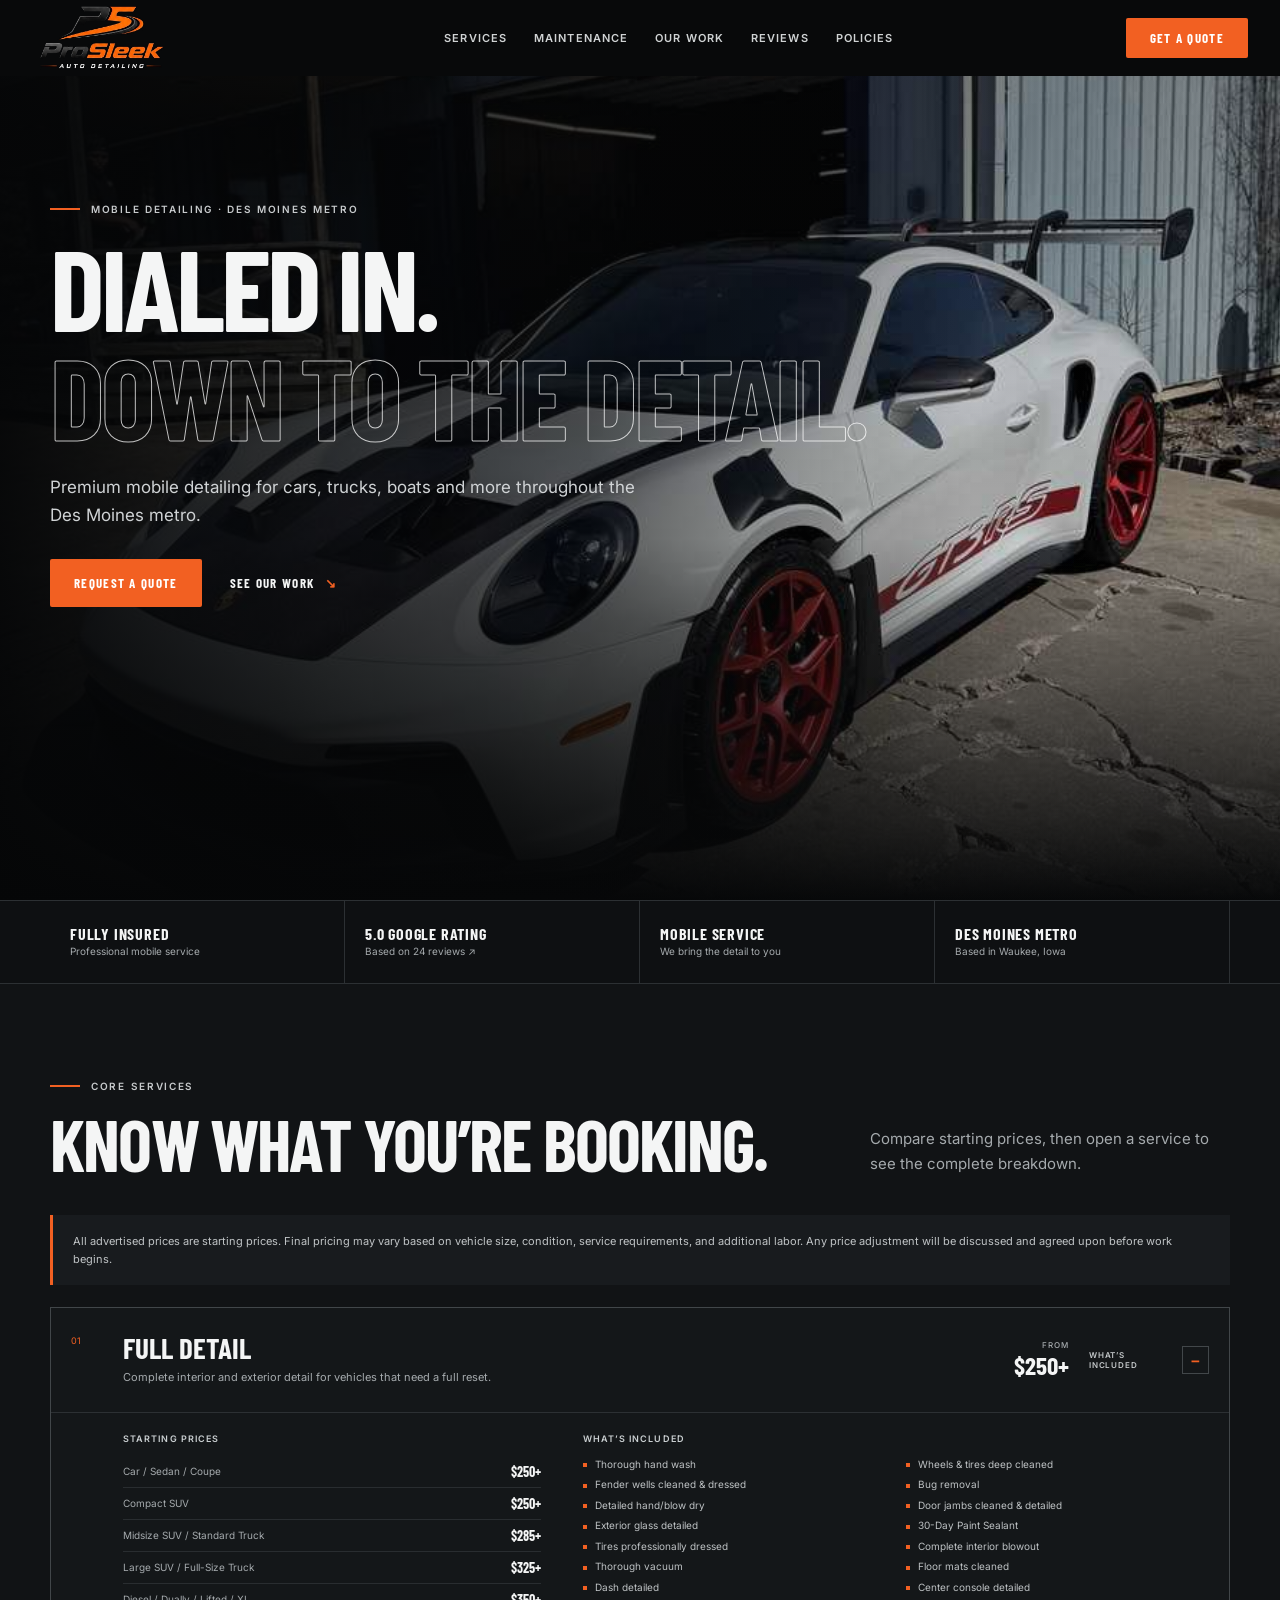
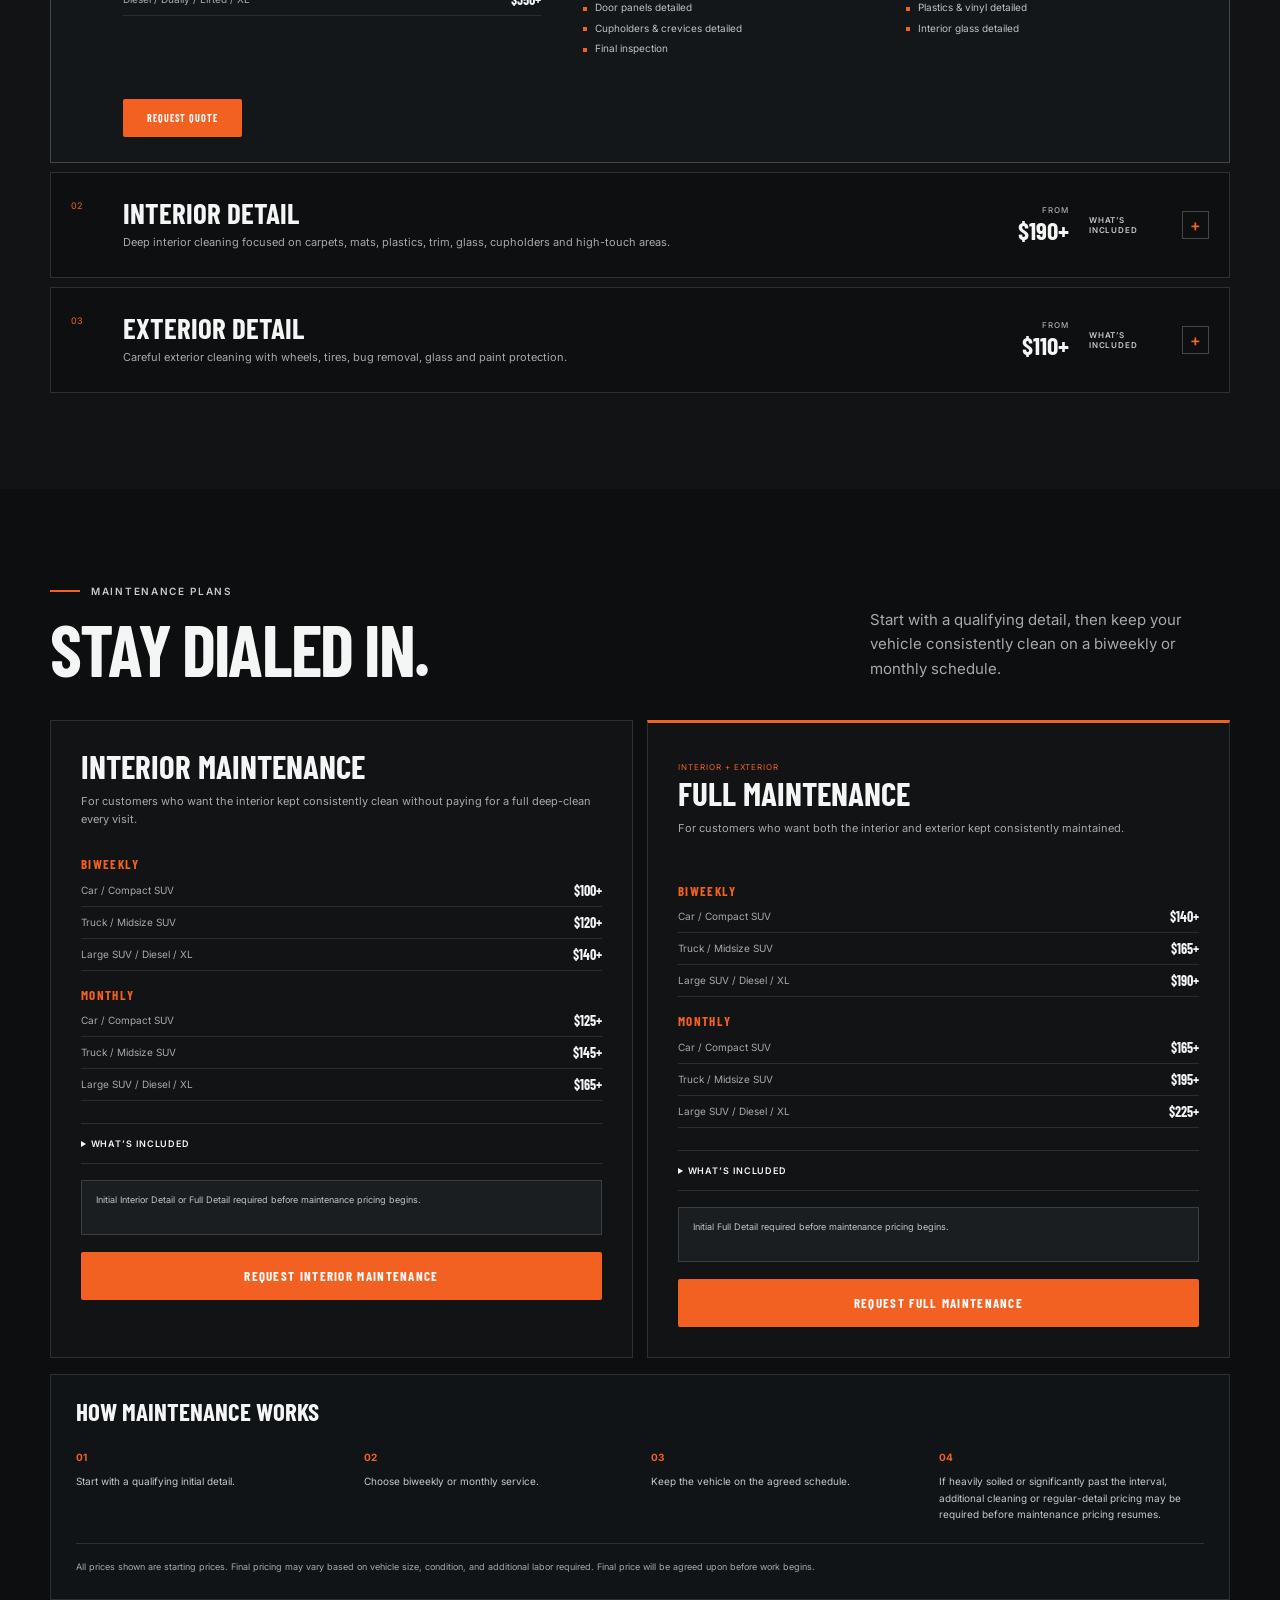
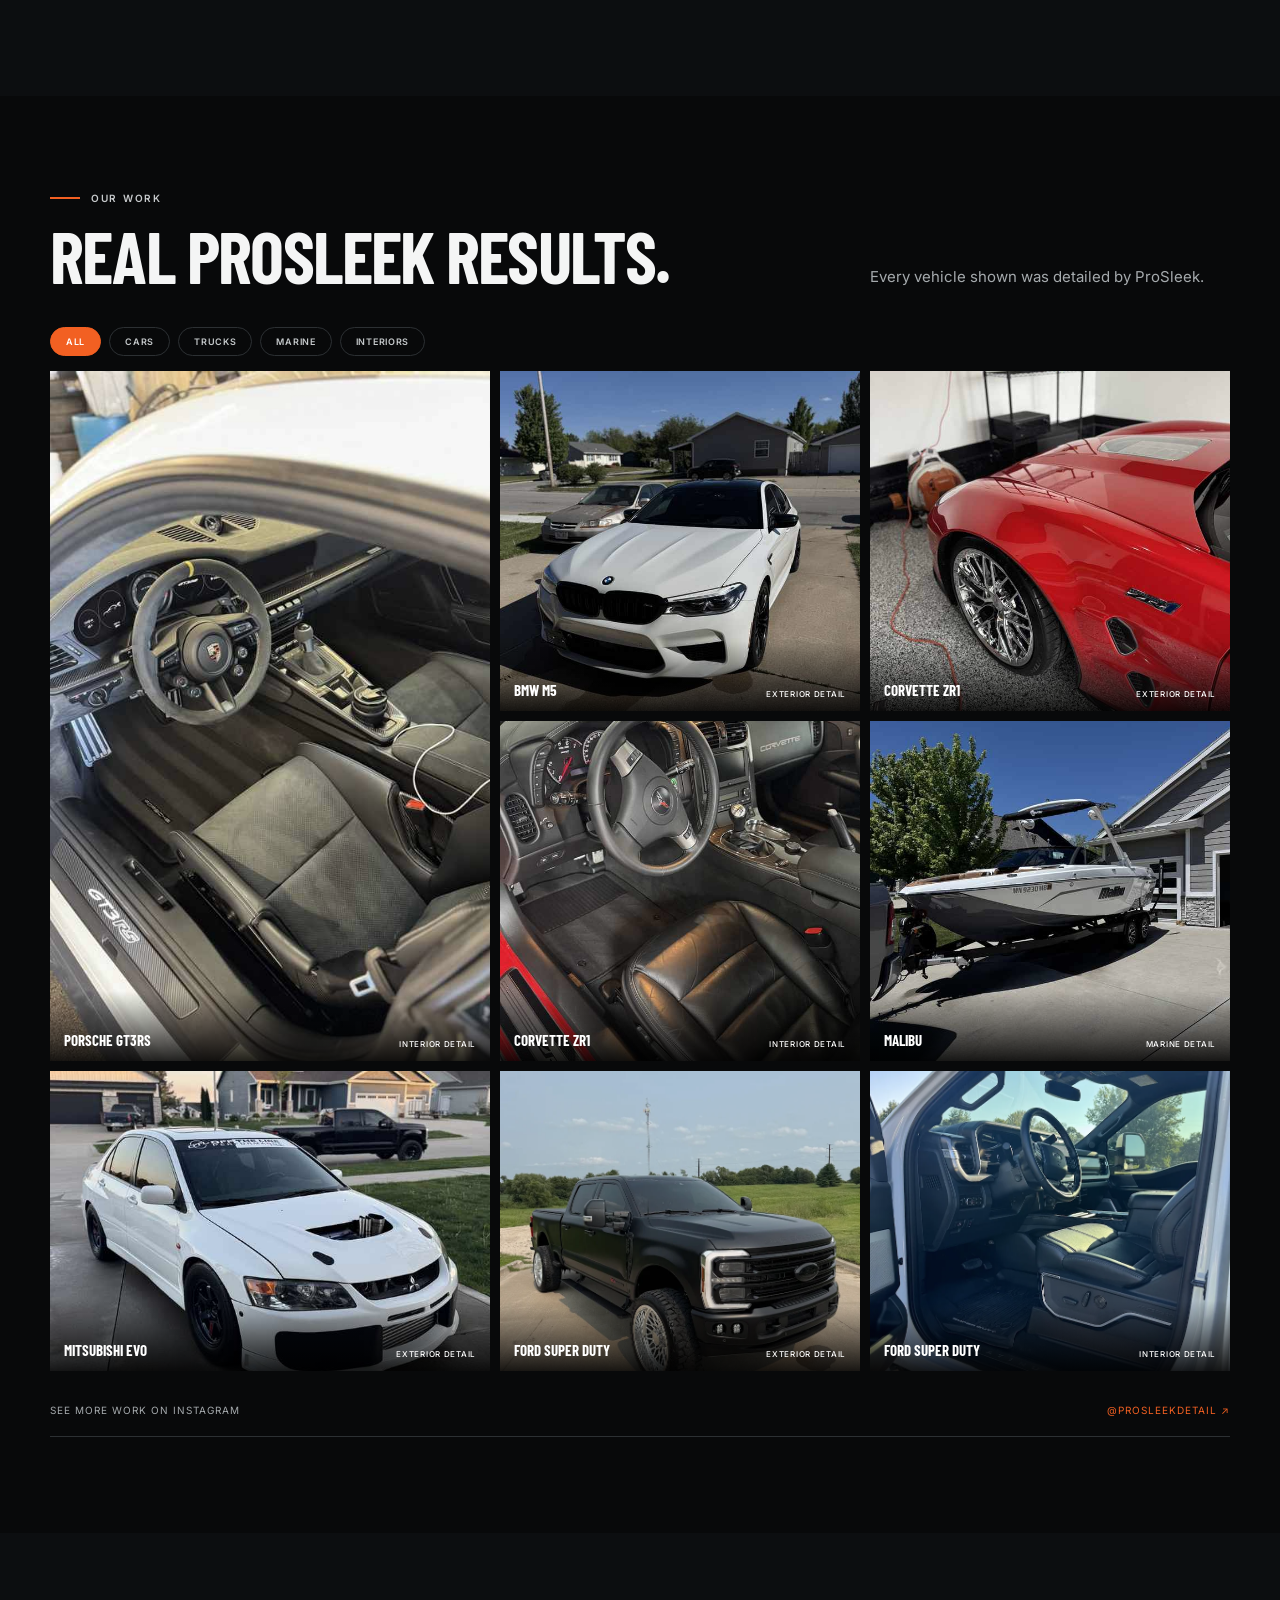
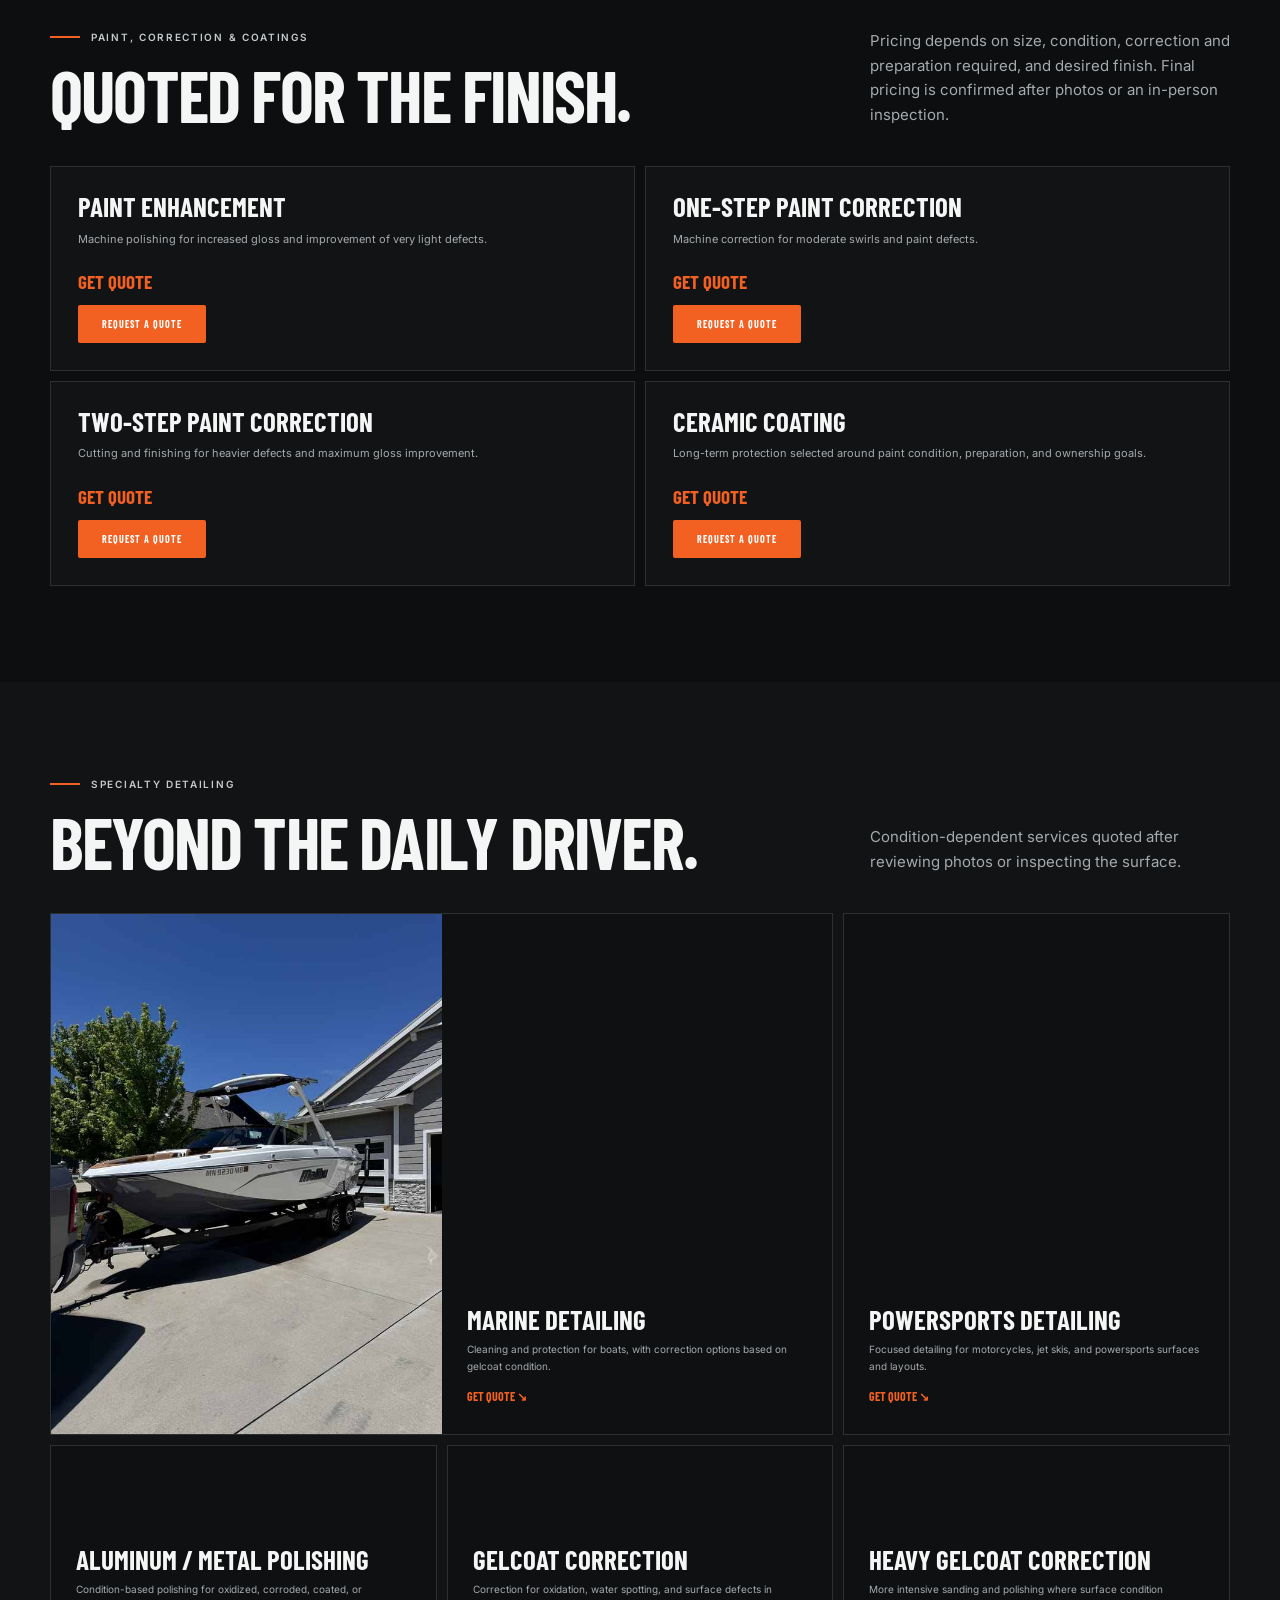
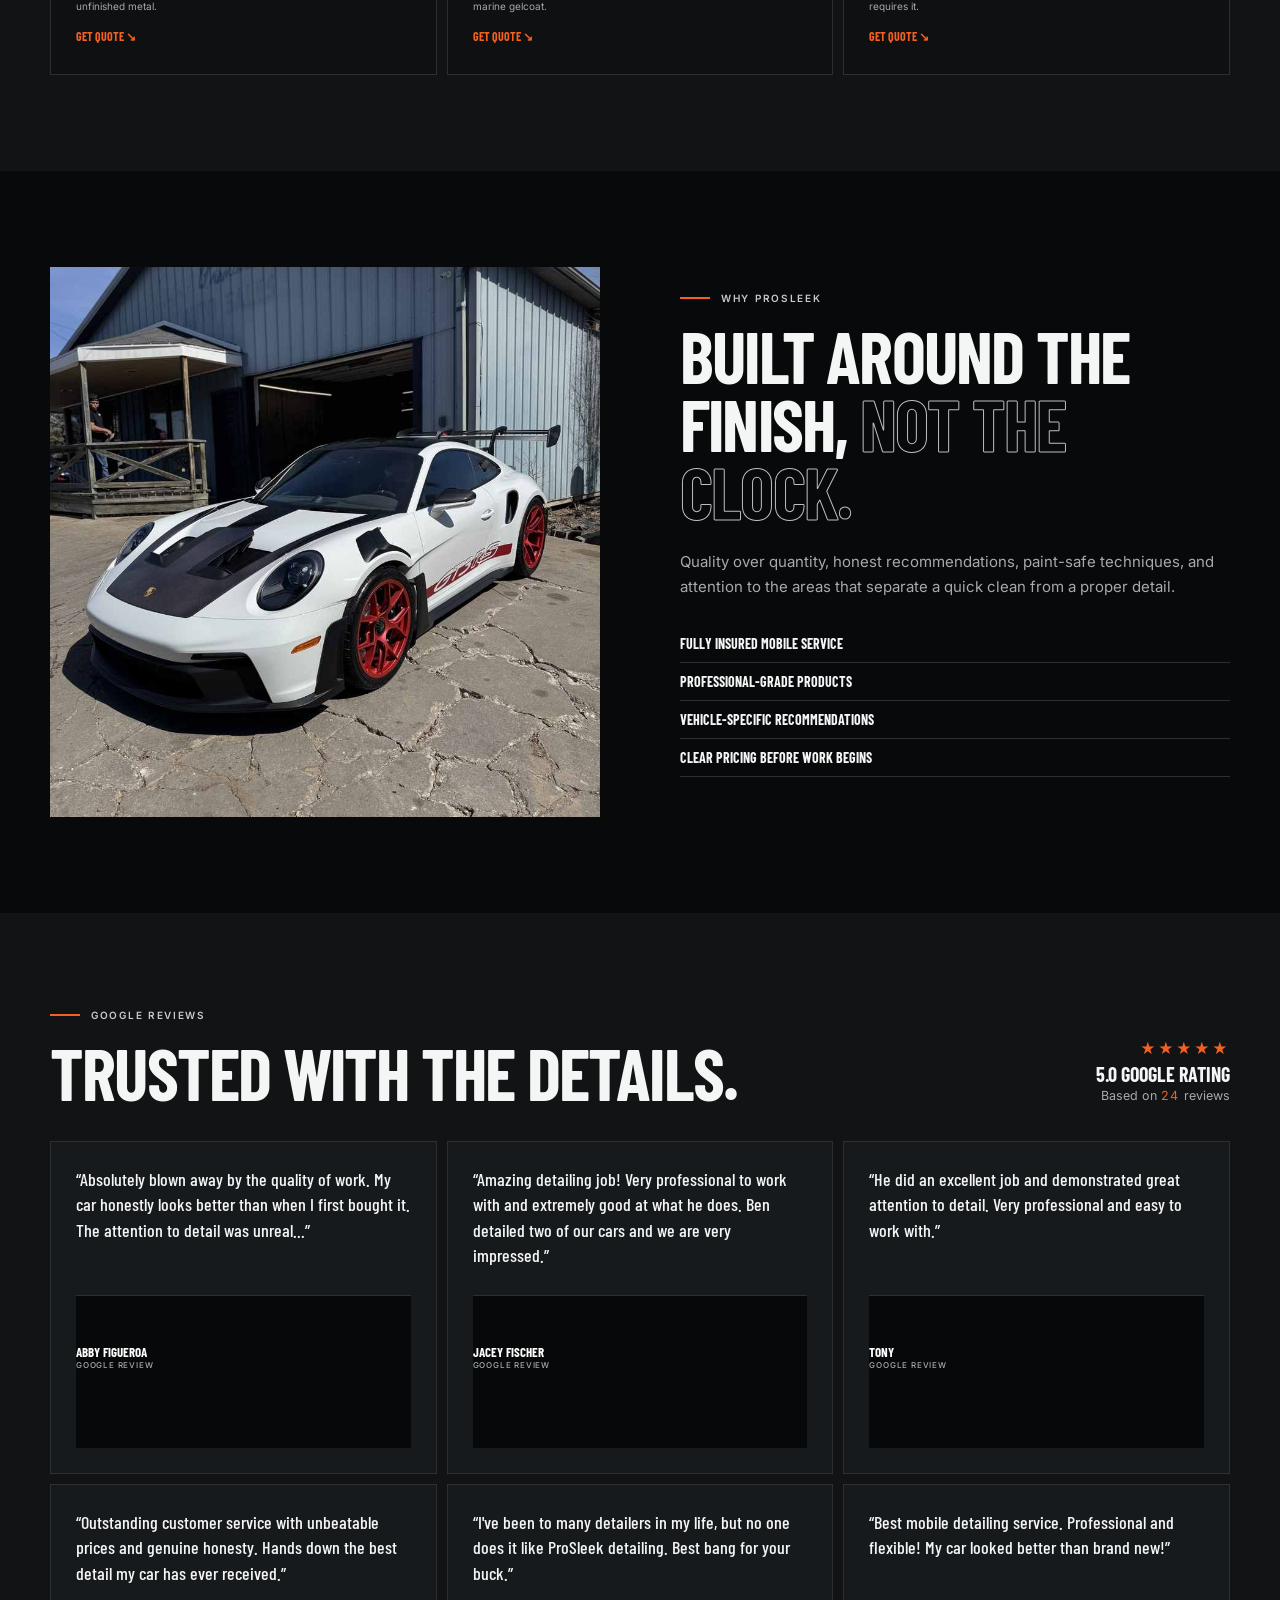
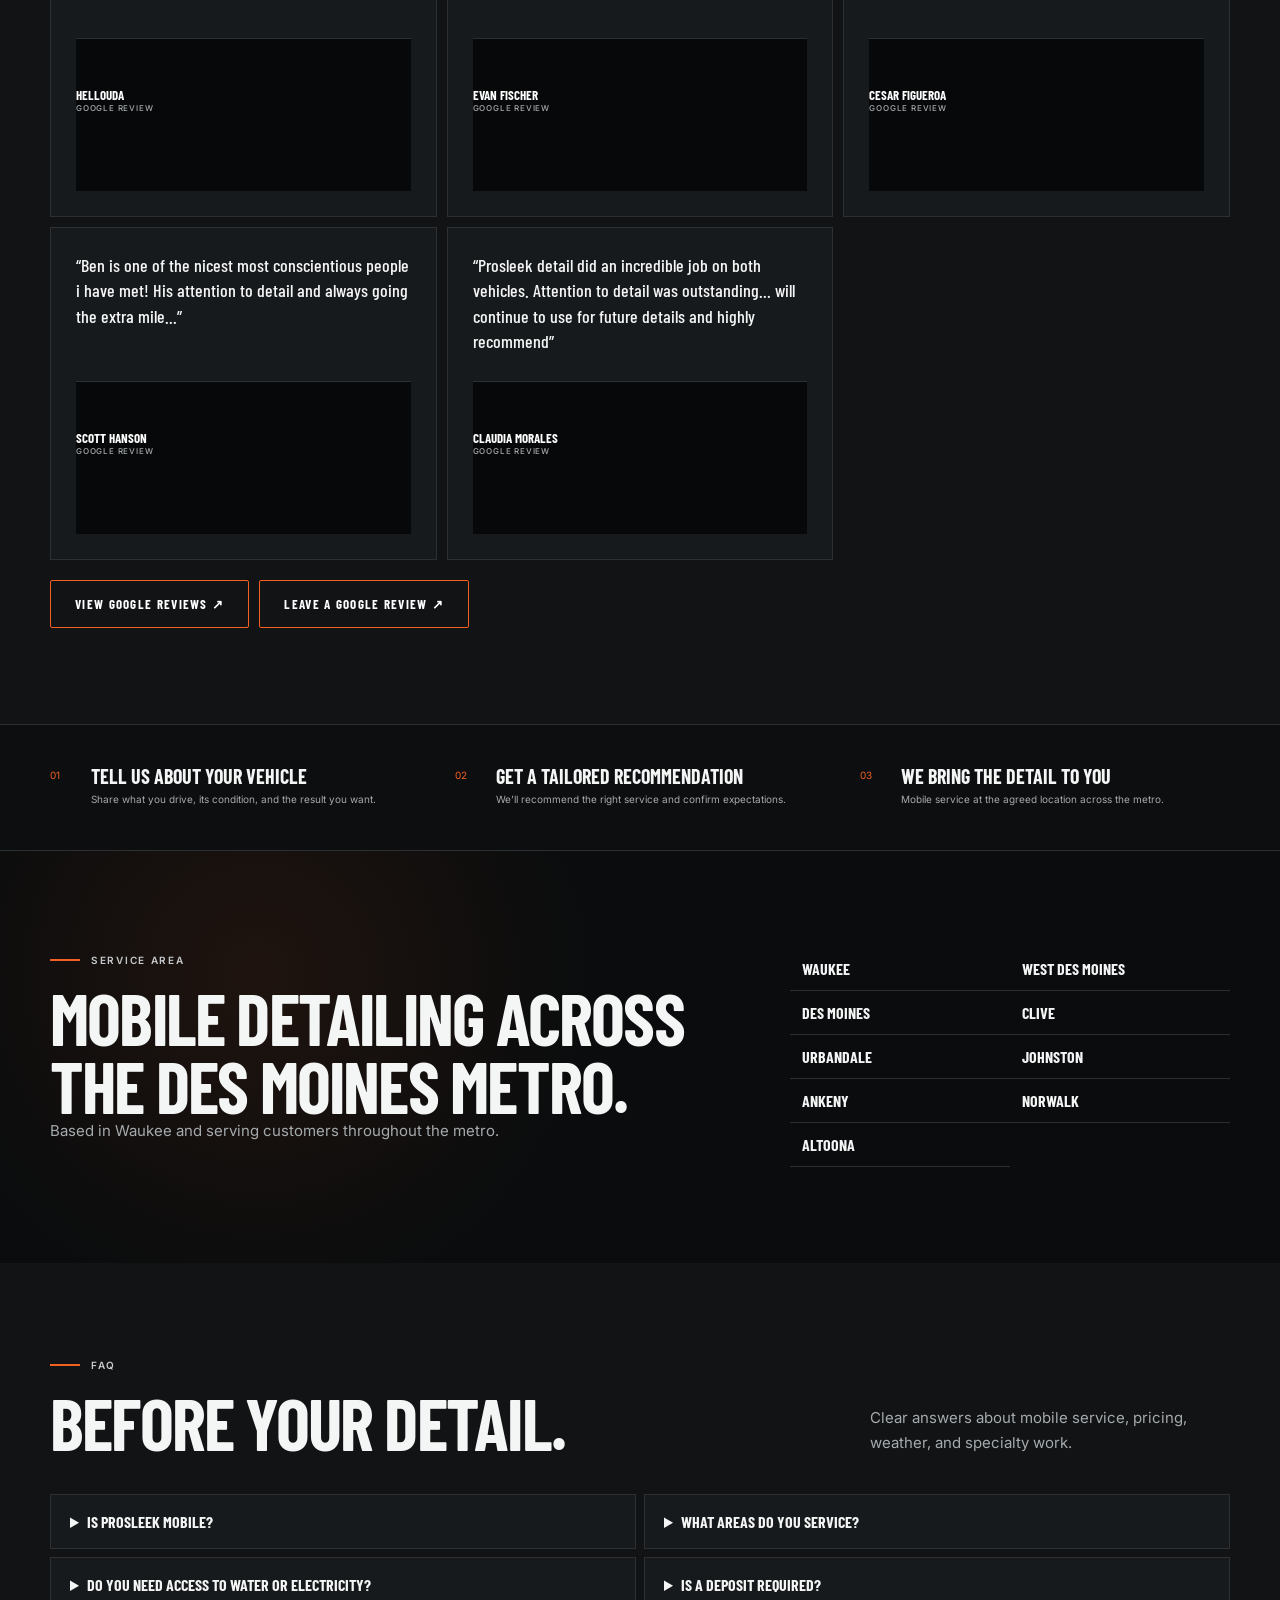
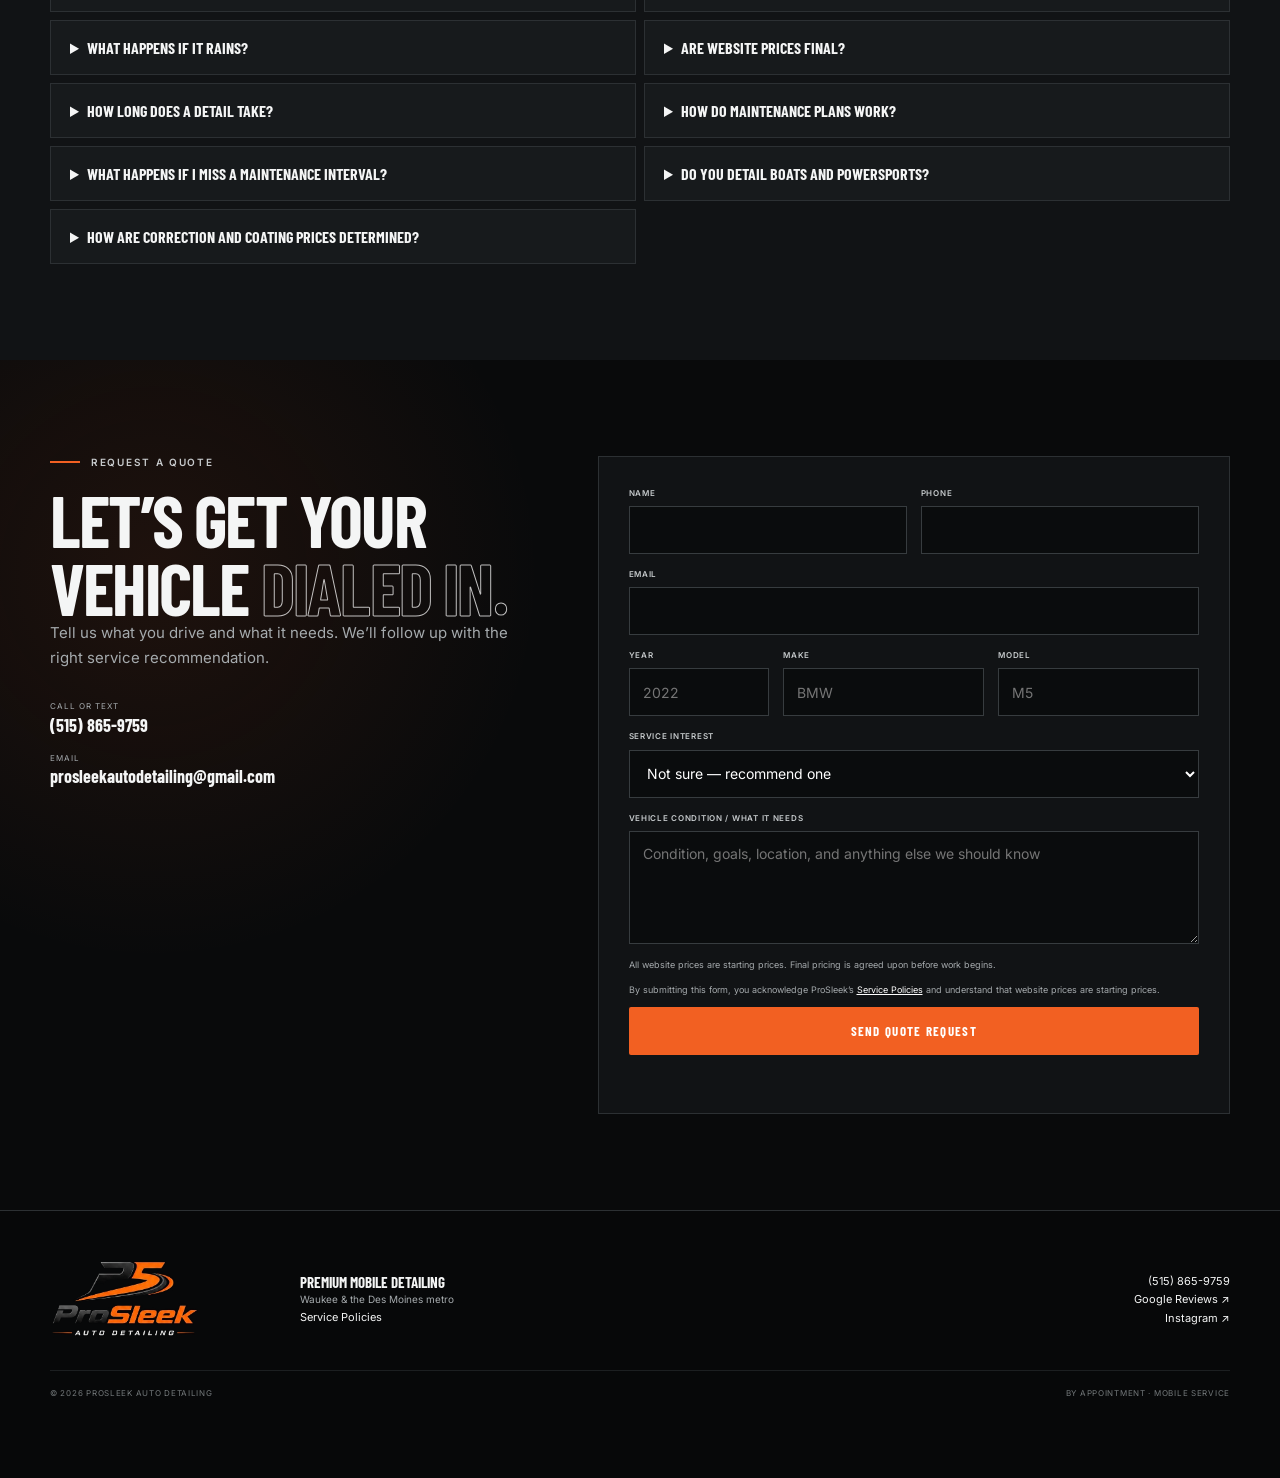
<file: index.html>
<!doctype html><html lang="en"><head><meta charset="utf-8"><meta name="viewport" content="width=device-width,initial-scale=1,viewport-fit=cover"><title>ProSleek Auto Detailing | Waukee, Iowa</title><meta name="description" content="Premium mobile detailing for cars, trucks, boats and more throughout the Des Moines metro."><meta name="theme-color" content="#08090a"><link rel="preconnect" href="https://fonts.googleapis.com"><link rel="preconnect" href="https://fonts.gstatic.com" crossorigin><link href="https://fonts.googleapis.com/css2?family=Barlow+Condensed:wght@500;600;700;800;900&family=Inter:wght@400;500;600&display=swap" rel="stylesheet"><link rel="stylesheet" href="styles.css"></head><body>
<a class="skip" href="#main">Skip to content</a><header class="header" data-header><a class="brand" href="#top"><img src="assets/prosleek-logo-transparent.png" alt="ProSleek Auto Detailing"></a><nav class="desktop"><a href="#services">Services</a><a href="#maintenance">Maintenance</a><a href="#work">Our work</a><a href="#reviews">Reviews</a><a href="policies.html">Policies</a></nav><a class="button header-cta" href="#quote">Get a quote</a><button class="menu-button" aria-label="Open menu" aria-expanded="false" data-menu><i></i><i></i></button><nav class="mobile-menu" data-mobile><a href="#services">Services</a><a href="#maintenance">Maintenance</a><a href="#work">Our work</a><a href="#reviews">Reviews</a><a href="#faq">FAQ</a><a href="policies.html">Service policies</a><a href="https://www.instagram.com/prosleekdetail?igsh=cjNlMzR1OHV6Njdq&utm_source=qr" target="_blank" rel="noreferrer">Instagram ↗</a><a href="#quote">Get a quote</a></nav></header>
<main id="main"><section class="hero" id="top"><div class="hero-photo"></div><div class="hero-overlay"></div><div class="hero-copy shell"><p class="eyebrow"><i></i>Mobile detailing · Des Moines metro</p><h1>Dialed in.<br><em>Down to the detail.</em></h1><p>Premium mobile detailing for cars, trucks, boats and more throughout the Des Moines metro.</p><div class="actions"><a class="button" href="#quote">Request a quote</a><a class="text-link" href="#work">See our work <b>↘</b></a></div></div></section>
<section class="trust"><div class="shell trust-grid"><div><strong>Fully Insured</strong><span>Professional mobile service</span></div><a href="https://share.google/DAp0gxXuPh62XpCbF" target="_blank" rel="noreferrer"><strong>5.0 Google Rating</strong><span>Based on <span data-google-review-count>24</span> reviews ↗</span></a><div><strong>Mobile Service</strong><span>We bring the detail to you</span></div><div><strong>Des Moines Metro</strong><span>Based in Waukee, Iowa</span></div></div></section>
<section class="section services" id="services"><div class="shell"><div class="heading"><div><p class="eyebrow"><i></i>Core services</p><h2>Know what you’re booking.</h2></div><p>Compare starting prices, then open a service to see the complete breakdown.</p></div><div class="price-notice">All advertised prices are starting prices. Final pricing may vary based on vehicle size, condition, service requirements, and additional labor. Any price adjustment will be discussed and agreed upon before work begins.</div><div class="service-cards">
<details class="service-card" open><summary><span>01</span><div><h3>Full Detail</h3><p>Complete interior and exterior detail for vehicles that need a full reset.</p></div><b><small>From</small>$250+</b><em>What’s included</em></summary><div class="service-body"><div class="price-table"><h4>Starting prices</h4><dl><div><dt>Car / Sedan / Coupe</dt><dd>$250+</dd></div><div><dt>Compact SUV</dt><dd>$250+</dd></div><div><dt>Midsize SUV / Standard Truck</dt><dd>$285+</dd></div><div><dt>Large SUV / Full-Size Truck</dt><dd>$325+</dd></div><div><dt>Diesel / Dually / Lifted / XL</dt><dd>$350+</dd></div></dl></div><div class="includes"><h4>What’s included</h4><ul><li>Thorough hand wash</li><li>Wheels &amp; tires deep cleaned</li><li>Fender wells cleaned &amp; dressed</li><li>Bug removal</li><li>Detailed hand/blow dry</li><li>Door jambs cleaned &amp; detailed</li><li>Exterior glass detailed</li><li>30-Day Paint Sealant</li><li>Tires professionally dressed</li><li>Complete interior blowout</li><li>Thorough vacuum</li><li>Floor mats cleaned</li><li>Dash detailed</li><li>Center console detailed</li><li>Door panels detailed</li><li>Plastics &amp; vinyl detailed</li><li>Cupholders &amp; crevices detailed</li><li>Interior glass detailed</li><li>Final inspection</li></ul></div><a class="button service-quote" data-service="Full Detail" href="#quote">Request quote</a></div></details>
<details class="service-card"><summary><span>02</span><div><h3>Interior Detail</h3><p>Deep interior cleaning focused on carpets, mats, plastics, trim, glass, cupholders and high-touch areas.</p></div><b><small>From</small>$190+</b><em>What’s included</em></summary><div class="service-body"><div class="price-table"><h4>Starting prices</h4><dl><div><dt>Car / Sedan / Coupe</dt><dd>$190+</dd></div><div><dt>Compact SUV</dt><dd>$200+</dd></div><div><dt>Midsize SUV / Standard Truck</dt><dd>$225+</dd></div><div><dt>Large SUV / Full-Size Truck</dt><dd>$250+</dd></div><div><dt>Diesel / Dually / XL</dt><dd>$275+</dd></div></dl></div><div class="includes"><h4>What’s included</h4><ul><li>Complete interior blowout</li><li>Thorough vacuum</li><li>Floor mats cleaned</li><li>Dash detailed</li><li>Center console detailed</li><li>Door panels detailed</li><li>Door jambs cleaned &amp; detailed</li><li>Plastics &amp; vinyl detailed</li><li>Cupholders &amp; crevices detailed</li><li>Interior glass detailed</li><li>General deep cleaning</li></ul><p class="note">Heavy stains, excessive pet hair, excessive trash, sand, mud, severe neglect, or additional labor may increase the final price.</p></div><a class="button service-quote" data-service="Interior Detail" href="#quote">Request quote</a></div></details>
<details class="service-card"><summary><span>03</span><div><h3>Exterior Detail</h3><p>Careful exterior cleaning with wheels, tires, bug removal, glass and paint protection.</p></div><b><small>From</small>$110+</b><em>What’s included</em></summary><div class="service-body"><div class="price-table"><h4>Starting prices</h4><dl><div><dt>Car / Sedan / Coupe</dt><dd>$110+</dd></div><div><dt>Compact SUV</dt><dd>$120+</dd></div><div><dt>Midsize SUV / Standard Truck</dt><dd>$140+</dd></div><div><dt>Large SUV / Full-Size Truck</dt><dd>$160+</dd></div><div><dt>Dually / Lifted / XL</dt><dd>$175+</dd></div></dl></div><div class="includes"><h4>What’s included</h4><ul><li>Thorough hand wash</li><li>Wheels &amp; tires deep cleaned</li><li>Fender wells cleaned &amp; dressed</li><li>Bug removal</li><li>Detailed hand/blow dry</li><li>Door jambs cleaned &amp; detailed</li><li>Exterior glass detailed</li><li>30-Day Paint Sealant</li><li>Tires professionally dressed</li></ul></div><a class="button service-quote" data-service="Exterior Detail" href="#quote">Request quote</a></div></details></div></div></section>
<section class="section maintenance" id="maintenance"><div class="shell"><div class="heading"><div><p class="eyebrow"><i></i>Maintenance plans</p><h2>Stay dialed in.</h2></div><p>Start with a qualifying detail, then keep your vehicle consistently clean on a biweekly or monthly schedule.</p></div><div class="plan-grid"><article class="plan"><div class="plan-head"><h3>Interior Maintenance</h3><p>For customers who want the interior kept consistently clean without paying for a full deep-clean every visit.</p></div><div class="frequency"><h4>Biweekly</h4><dl><div><dt>Car / Compact SUV</dt><dd>$100+</dd></div><div><dt>Truck / Midsize SUV</dt><dd>$120+</dd></div><div><dt>Large SUV / Diesel / XL</dt><dd>$140+</dd></div></dl></div><div class="frequency"><h4>Monthly</h4><dl><div><dt>Car / Compact SUV</dt><dd>$125+</dd></div><div><dt>Truck / Midsize SUV</dt><dd>$145+</dd></div><div><dt>Large SUV / Diesel / XL</dt><dd>$165+</dd></div></dl></div><details><summary>What’s included</summary><ul><li>Light interior blowout</li><li>Maintenance vacuum</li><li>Floor mats cleaned</li><li>Dash wipe-down</li><li>Center console wipe-down</li><li>Door panel wipe-down</li><li>Door jambs cleaned &amp; detailed</li><li>Cupholders &amp; crevices detailed</li><li>Interior glass detailed</li></ul></details><p class="note">Initial Interior Detail or Full Detail required before maintenance pricing begins.</p><a class="button" data-service="Interior Maintenance" href="#quote">Request interior maintenance</a></article>
<article class="plan featured"><div class="plan-head"><span>Interior + exterior</span><h3>Full Maintenance</h3><p>For customers who want both the interior and exterior kept consistently maintained.</p></div><div class="frequency"><h4>Biweekly</h4><dl><div><dt>Car / Compact SUV</dt><dd>$140+</dd></div><div><dt>Truck / Midsize SUV</dt><dd>$165+</dd></div><div><dt>Large SUV / Diesel / XL</dt><dd>$190+</dd></div></dl></div><div class="frequency"><h4>Monthly</h4><dl><div><dt>Car / Compact SUV</dt><dd>$165+</dd></div><div><dt>Truck / Midsize SUV</dt><dd>$195+</dd></div><div><dt>Large SUV / Diesel / XL</dt><dd>$225+</dd></div></dl></div><details><summary>What’s included</summary><p>Everything in Interior Maintenance, plus:</p><ul><li>Thorough hand wash</li><li>Wheels &amp; tires deep cleaned</li><li>Fender wells cleaned &amp; dressed</li><li>Detailed hand/blow dry</li><li>Door jambs cleaned &amp; detailed</li><li>Exterior glass detailed</li><li>30-Day Paint Sealant</li><li>Tires professionally dressed</li></ul></details><p class="note">Initial Full Detail required before maintenance pricing begins.</p><a class="button" data-service="Full Maintenance" href="#quote">Request full maintenance</a></article></div><div class="maintenance-steps"><h3>How maintenance works</h3><ol><li><b>01</b>Start with a qualifying initial detail.</li><li><b>02</b>Choose biweekly or monthly service.</li><li><b>03</b>Keep the vehicle on the agreed schedule.</li><li><b>04</b>If heavily soiled or significantly past the interval, additional cleaning or regular-detail pricing may be required before maintenance pricing resumes.</li></ol><p>All prices shown are starting prices. Final pricing may vary based on vehicle size, condition, and additional labor required. Final price will be agreed upon before work begins.</p></div></div></section>
<section class="section work" id="work"><div class="shell"><div class="heading"><div><p class="eyebrow"><i></i>Our work</p><h2>Real ProSleek results.</h2></div><p>Every vehicle shown was detailed by ProSleek.</p></div><div class="filter-bar" role="group" aria-label="Filter gallery"><button class="active" data-filter="all">All</button><button data-filter="cars">Cars</button><button data-filter="trucks">Trucks</button><button data-filter="marine">Marine</button><button data-filter="interiors">Interiors</button></div><div class="gallery"><button class="gallery-item tall" data-category="interiors" data-image="assets/gt3rs-interior.jpg" data-caption="Porsche GT3RS — Interior Detail"><img src="assets/gt3rs-interior.jpg" alt="Detailed Porsche GT3RS interior"><span>Porsche GT3RS <b>Interior Detail</b></span></button><button class="gallery-item" data-category="cars" data-image="assets/bmw-m5.jpg" data-caption="BMW M5 — Exterior Detail"><img src="assets/bmw-m5.jpg" alt="Detailed BMW M5"><span>BMW M5 <b>Exterior Detail</b></span></button><button class="gallery-item" data-category="cars" data-image="assets/corvette-zr1.jpg" data-caption="Corvette ZR1 — Exterior Detail"><img src="assets/corvette-zr1.jpg" alt="Detailed Corvette ZR1"><span>Corvette ZR1 <b>Exterior Detail</b></span></button><button class="gallery-item" data-category="interiors" data-image="assets/zr1-interior.jpg" data-caption="Corvette ZR1 — Interior Detail"><img src="assets/zr1-interior.jpg" alt="Detailed Corvette ZR1 interior"><span>Corvette ZR1 <b>Interior Detail</b></span></button><button class="gallery-item" data-category="marine" data-image="assets/malibu-boat.jpg" data-caption="Malibu — Marine Detail"><img src="assets/malibu-boat.jpg" alt="Detailed Malibu wake boat"><span>Malibu <b>Marine Detail</b></span></button><button class="gallery-item" data-category="cars" data-image="assets/mitsubishi-evo.jpg" data-caption="Mitsubishi EVO — Exterior Detail"><img src="assets/mitsubishi-evo.jpg" alt="Detailed Mitsubishi EVO"><span>Mitsubishi EVO <b>Exterior Detail</b></span></button><button class="gallery-item" data-category="trucks" data-image="assets/google-super-duty.webp" data-caption="Ford Super Duty — Exterior Detail"><img src="assets/google-super-duty.webp" alt="Ford Super Duty detailed by ProSleek"><span>Ford Super Duty <b>Exterior Detail</b></span></button><button class="gallery-item" data-category="trucks interiors" data-image="assets/google-truck-interior.webp" data-caption="Ford Super Duty — Interior Detail"><img src="assets/google-truck-interior.webp" alt="Ford Super Duty interior detailed by ProSleek"><span>Ford Super Duty <b>Interior Detail</b></span></button></div><a class="instagram" href="https://www.instagram.com/prosleekdetail?igsh=cjNlMzR1OHV6Njdq&utm_source=qr" target="_blank" rel="noreferrer">See more work on Instagram <span>@prosleekdetail ↗</span></a></div></section>
<section class="section correction" id="correction"><div class="shell"><div class="heading"><div><p class="eyebrow"><i></i>Paint, correction & coatings</p><h2>Quoted for the finish.</h2></div><p>Pricing depends on size, condition, correction and preparation required, and desired finish. Final pricing is confirmed after photos or an in-person inspection.</p></div><div class="quote-services"><article><h3>Paint Enhancement</h3><p>Machine polishing for increased gloss and improvement of very light defects.</p><strong>Get quote</strong><a class="button" data-service="Paint Enhancement" href="#quote">Request a quote</a></article><article><h3>One-Step Paint Correction</h3><p>Machine correction for moderate swirls and paint defects.</p><strong>Get quote</strong><a class="button" data-service="One-Step Paint Correction" href="#quote">Request a quote</a></article><article><h3>Two-Step Paint Correction</h3><p>Cutting and finishing for heavier defects and maximum gloss improvement.</p><strong>Get quote</strong><a class="button" data-service="Two-Step Paint Correction" href="#quote">Request a quote</a></article><article><h3>Ceramic Coating</h3><p>Long-term protection selected around paint condition, preparation, and ownership goals.</p><strong>Get quote</strong><a class="button" data-service="Ceramic Coating" href="#quote">Request a quote</a></article></div></div></section>
<section class="section specialty" id="specialty"><div class="shell"><div class="heading"><div><p class="eyebrow"><i></i>Specialty detailing</p><h2>Beyond the daily driver.</h2></div><p>Condition-dependent services quoted after reviewing photos or inspecting the surface.</p></div><div class="specialty-grid"><article class="with-photo"><img src="assets/malibu-boat.jpg" alt="Malibu boat detailed by ProSleek"><div><h3>Marine Detailing</h3><p>Cleaning and protection for boats, with correction options based on gelcoat condition.</p><a data-service="Marine Detailing" href="#quote">Get quote ↘</a></div></article><article><div><h3>Powersports Detailing</h3><p>Focused detailing for motorcycles, jet skis, and powersports surfaces and layouts.</p><a data-service="Powersports Detailing" href="#quote">Get quote ↘</a></div></article><article><div><h3>Aluminum / Metal Polishing</h3><p>Condition-based polishing for oxidized, corroded, coated, or unfinished metal.</p><a data-service="Aluminum / Metal Polishing" href="#quote">Get quote ↘</a></div></article><article><div><h3>Gelcoat Correction</h3><p>Correction for oxidation, water spotting, and surface defects in marine gelcoat.</p><a data-service="Gelcoat Correction" href="#quote">Get quote ↘</a></div></article><article><div><h3>Heavy Gelcoat Correction</h3><p>More intensive sanding and polishing where surface condition requires it.</p><a data-service="Heavy Gelcoat Correction" href="#quote">Get quote ↘</a></div></article></div></div></section>
<section class="section why" id="about"><div class="shell why-grid"><div class="why-photo"><img src="assets/gt3rs-hero.jpg" alt="Porsche GT3RS detailed by ProSleek"></div><div><p class="eyebrow"><i></i>Why ProSleek</p><h2>Built around the finish, <em>not the clock.</em></h2><p>Quality over quantity, honest recommendations, paint-safe techniques, and attention to the areas that separate a quick clean from a proper detail.</p><ul><li>Fully insured mobile service</li><li>Professional-grade products</li><li>Vehicle-specific recommendations</li><li>Clear pricing before work begins</li></ul></div></div></section>
<section class="section reviews" id="reviews"><div class="shell"><div class="review-heading"><div><p class="eyebrow"><i></i>Google reviews</p><h2>Trusted with the details.</h2></div><div class="rating"><span>★★★★★</span><strong>5.0 Google Rating</strong><small>Based on <span data-google-review-count>24</span> reviews</small></div></div><div class="review-grid"><blockquote><p>“Absolutely blown away by the quality of work. My car honestly looks better than when I first bought it. The attention to detail was unreal...”</p><footer>Abby Figueroa <span>Google Review</span></footer></blockquote><blockquote><p>“Amazing detailing job! Very professional to work with and extremely good at what he does. Ben detailed two of our cars and we are very impressed.”</p><footer>Jacey Fischer <span>Google Review</span></footer></blockquote><blockquote><p>“He did an excellent job and demonstrated great attention to detail. Very professional and easy to work with.”</p><footer>Tony <span>Google Review</span></footer></blockquote><blockquote><p>“Outstanding customer service with unbeatable prices and genuine honesty. Hands down the best detail my car has ever received.”</p><footer>Hellouda <span>Google Review</span></footer></blockquote><blockquote><p>“I've been to many detailers in my life, but no one does it like ProSleek detailing. Best bang for your buck.”</p><footer>Evan Fischer <span>Google Review</span></footer></blockquote><blockquote><p>“Best mobile detailing service. Professional and flexible! My car looked better than brand new!”</p><footer>Cesar Figueroa <span>Google Review</span></footer></blockquote><blockquote><p>“Ben is one of the nicest most conscientious people i have met! His attention to detail and always going the extra mile...”</p><footer>Scott Hanson <span>Google Review</span></footer></blockquote><blockquote><p>“Prosleek detail did an incredible job on both vehicles. Attention to detail was outstanding... will continue to use for future details and highly recommend”</p><footer>Claudia Morales <span>Google Review</span></footer></blockquote></div><div class="review-actions"><a class="button outline" href="https://share.google/DAp0gxXuPh62XpCbF" target="_blank" rel="noreferrer">View Google reviews ↗</a><a class="button outline" href="https://g.page/r/CTS16tk9ZWNCEAE/review" target="_blank" rel="noreferrer">Leave a Google review ↗</a></div></div></section>
<section class="process"><div class="shell process-grid"><div><span>01</span><h3>Tell Us About Your Vehicle</h3><p>Share what you drive, its condition, and the result you want.</p></div><div><span>02</span><h3>Get a Tailored Recommendation</h3><p>We’ll recommend the right service and confirm expectations.</p></div><div><span>03</span><h3>We Bring the Detail to You</h3><p>Mobile service at the agreed location across the metro.</p></div></div></section>
<section class="section service-area"><div class="shell area-grid"><div><p class="eyebrow"><i></i>Service area</p><h2>Mobile detailing across the Des Moines metro.</h2><p>Based in Waukee and serving customers throughout the metro.</p></div><ul><li>Waukee</li><li>West Des Moines</li><li>Des Moines</li><li>Clive</li><li>Urbandale</li><li>Johnston</li><li>Ankeny</li><li>Norwalk</li><li>Altoona</li></ul></div></section>
<section class="section faq" id="faq"><div class="shell"><div class="heading"><div><p class="eyebrow"><i></i>FAQ</p><h2>Before your detail.</h2></div><p>Clear answers about mobile service, pricing, weather, and specialty work.</p></div><div class="faq-list"><details><summary>Is ProSleek mobile?</summary><p>Yes. ProSleek provides mobile detailing at an agreed safe and legal service location.</p></details><details><summary>What areas do you service?</summary><p>Waukee and the Des Moines metro, including West Des Moines, Des Moines, Clive, Urbandale, Johnston, Ankeny, Norwalk, and Altoona.</p></details><details><summary>Do you need access to water or electricity?</summary><p>Access may be required depending on the service and mobile setup. Requirements are confirmed before the appointment.</p></details><details><summary>Is a deposit required?</summary><p>Standard appointments may require a $50 deposit. Large, specialty, marine, coating, correction, fleet, or high-value work may require a larger custom deposit agreed upon before booking.</p></details><details><summary>What happens if it rains?</summary><p>Rain, storms, extreme temperatures, or unsafe weather may require rescheduling. Weather rescheduling initiated by ProSleek transfers the deposit to the new appointment.</p></details><details><summary>Are website prices final?</summary><p>No. Advertised prices are starting prices. Any adjustment for size, condition, service requirements, or added labor is discussed and agreed upon before work begins.</p></details><details><summary>How long does a detail take?</summary><p>Timing depends on the selected service, vehicle size, condition, and additional work. ProSleek will provide expectations when reviewing the request.</p></details><details><summary>How do maintenance plans work?</summary><p>Begin with a qualifying initial detail, choose a biweekly or monthly interval, and keep the vehicle on the agreed schedule.</p></details><details><summary>What happens if I miss a maintenance interval?</summary><p>If the vehicle becomes heavily soiled or significantly exceeds the interval, added cleaning or regular-detail pricing may apply before maintenance pricing resumes.</p></details><details><summary>Do you detail boats and powersports?</summary><p>Yes. Marine, motorcycle, jet ski, and other powersports services are quoted based on size, layout, access, and condition.</p></details><details><summary>How are correction and coating prices determined?</summary><p>Pricing depends on paint or surface condition, size, correction and preparation required, desired finish, and coating selected. Photos or an in-person inspection may be required.</p></details></div></div></section>
<section class="section quote" id="quote"><div class="shell quote-grid"><div><p class="eyebrow"><i></i>Request a quote</p><h2>Let’s get your vehicle <em>dialed in.</em></h2><p>Tell us what you drive and what it needs. We’ll follow up with the right service recommendation.</p><div class="contact"><a href="tel:5158659759"><small>Call or text</small><strong>(515) 865-9759</strong></a><a href="mailto:prosleekautodetailing@gmail.com"><small>Email</small><strong>prosleekautodetailing@gmail.com</strong></a></div></div><form action="https://formspree.io/f/mqeoapbg" method="POST" data-form><div class="form-row"><label>Name<input name="name" autocomplete="name" required></label><label>Phone<input name="phone" type="tel" autocomplete="tel" required></label></div><label>Email<input name="email" type="email" autocomplete="email"></label><div class="form-row three"><label>Year<input name="year" inputmode="numeric" placeholder="2022"></label><label>Make<input name="make" placeholder="BMW"></label><label>Model<input name="model" placeholder="M5"></label></div><label>Service interest<select name="service" data-service-select><option value="Not sure">Not sure — recommend one</option><option>Full Detail</option><option>Interior Detail</option><option>Exterior Detail</option><option>Interior Maintenance</option><option>Full Maintenance</option><option>Paint Enhancement</option><option>One-Step Paint Correction</option><option>Two-Step Paint Correction</option><option>Ceramic Coating</option><option>Marine Detailing</option><option>Powersports Detailing</option><option>Gelcoat Correction</option><option>Heavy Gelcoat Correction</option><option>Aluminum / Metal Polishing</option></select></label><label>Vehicle condition / what it needs<textarea name="message" rows="5" required placeholder="Condition, goals, location, and anything else we should know"></textarea></label><p class="form-disclaimer">All website prices are starting prices. Final pricing is agreed upon before work begins.</p><p class="policy-ack">By submitting this form, you acknowledge ProSleek’s <a href="policies.html">Service Policies</a> and understand that website prices are starting prices.</p><button class="button" type="submit">Send quote request</button><p class="form-status" role="status" data-status></p></form></div></section></main>
<footer><div class="shell footer-main"><a class="footer-brand" href="#top"><img src="assets/prosleek-logo-transparent.png" alt="ProSleek Auto Detailing"></a><div><strong>Premium mobile detailing</strong><span>Waukee & the Des Moines metro</span><a href="policies.html">Service Policies</a></div><div><a href="tel:5158659759">(515) 865-9759</a><a href="https://share.google/DAp0gxXuPh62XpCbF" target="_blank" rel="noreferrer">Google Reviews ↗</a><a href="https://www.instagram.com/prosleekdetail?igsh=cjNlMzR1OHV6Njdq&utm_source=qr" target="_blank" rel="noreferrer">Instagram ↗</a></div></div><div class="shell copyright"><span>© <span data-year></span> ProSleek Auto Detailing</span><span>By appointment · Mobile service</span></div></footer><div class="mobile-cta"><a href="tel:5158659759">Call</a><a href="#quote">Get quote</a></div><dialog class="lightbox" data-lightbox><button aria-label="Close image" data-close>×</button><img alt=""><p></p></dialog><script src="script.js"></script></body></html>
</file>
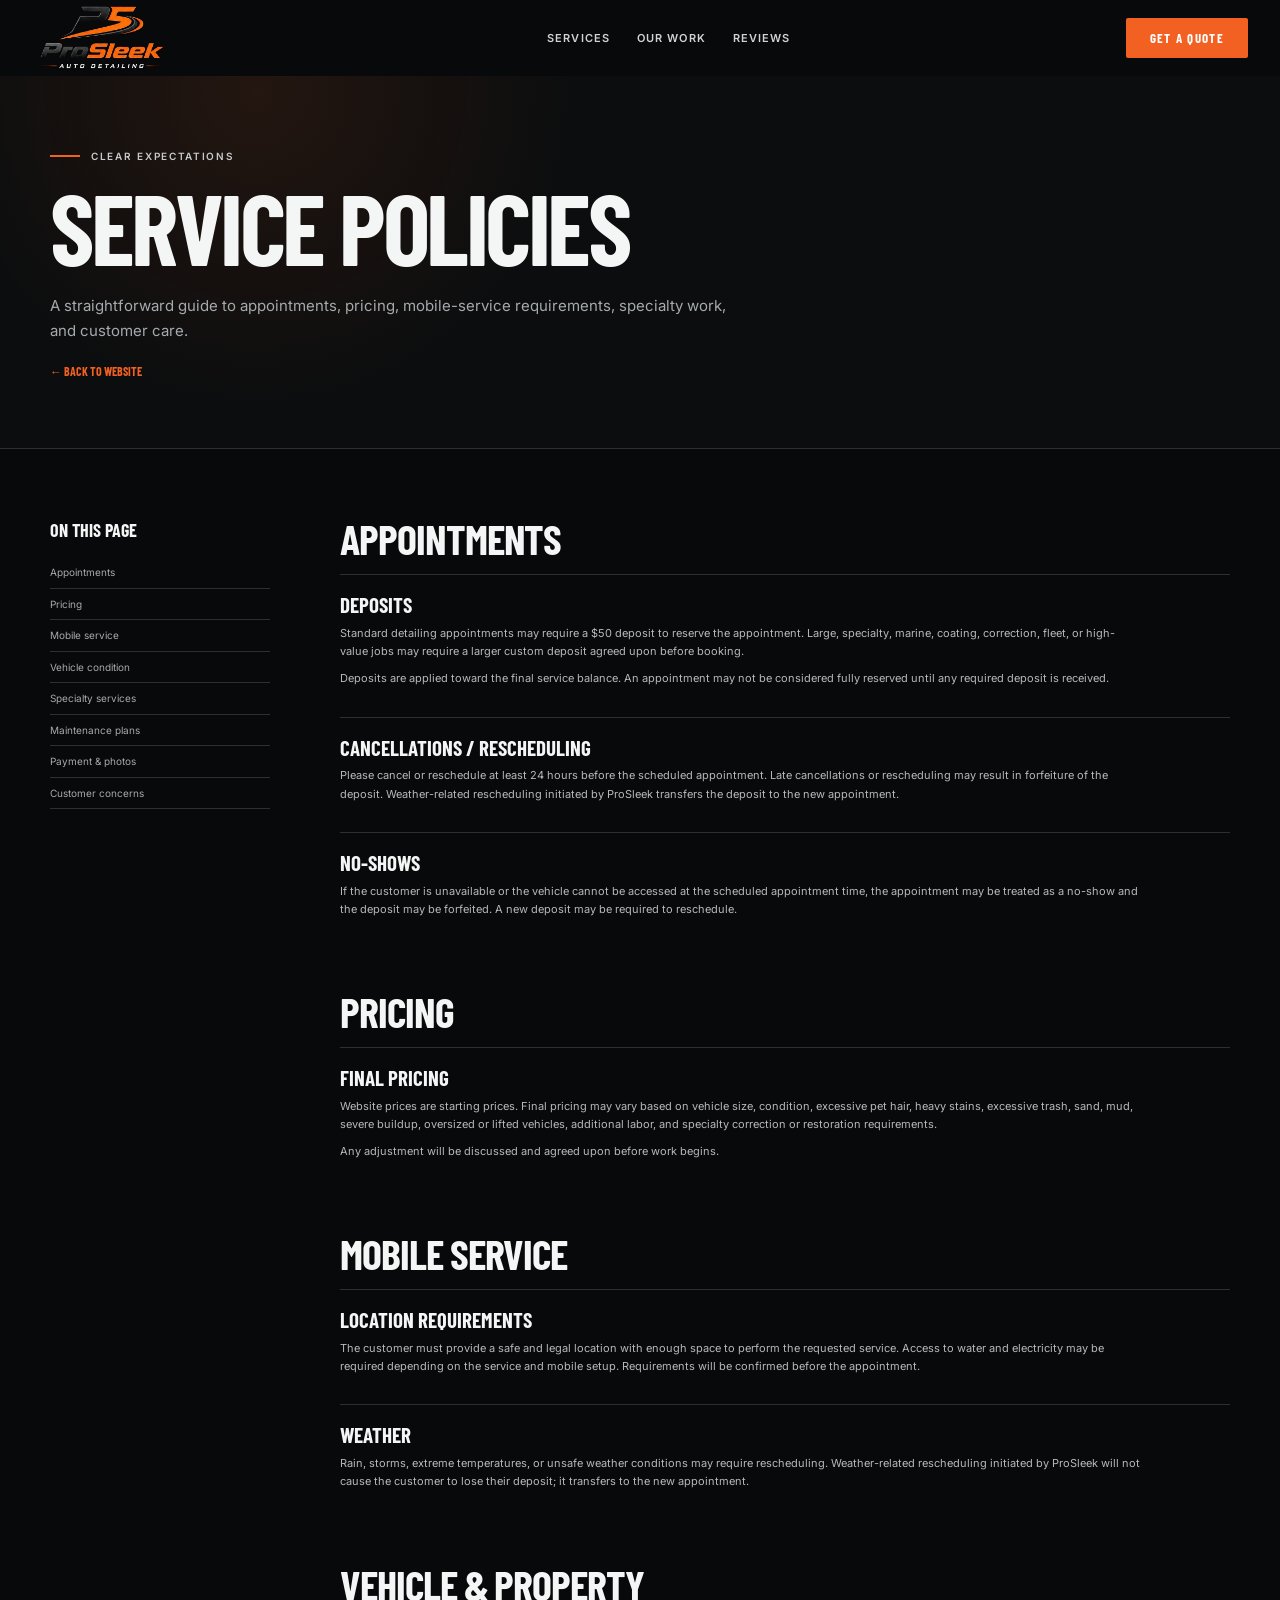
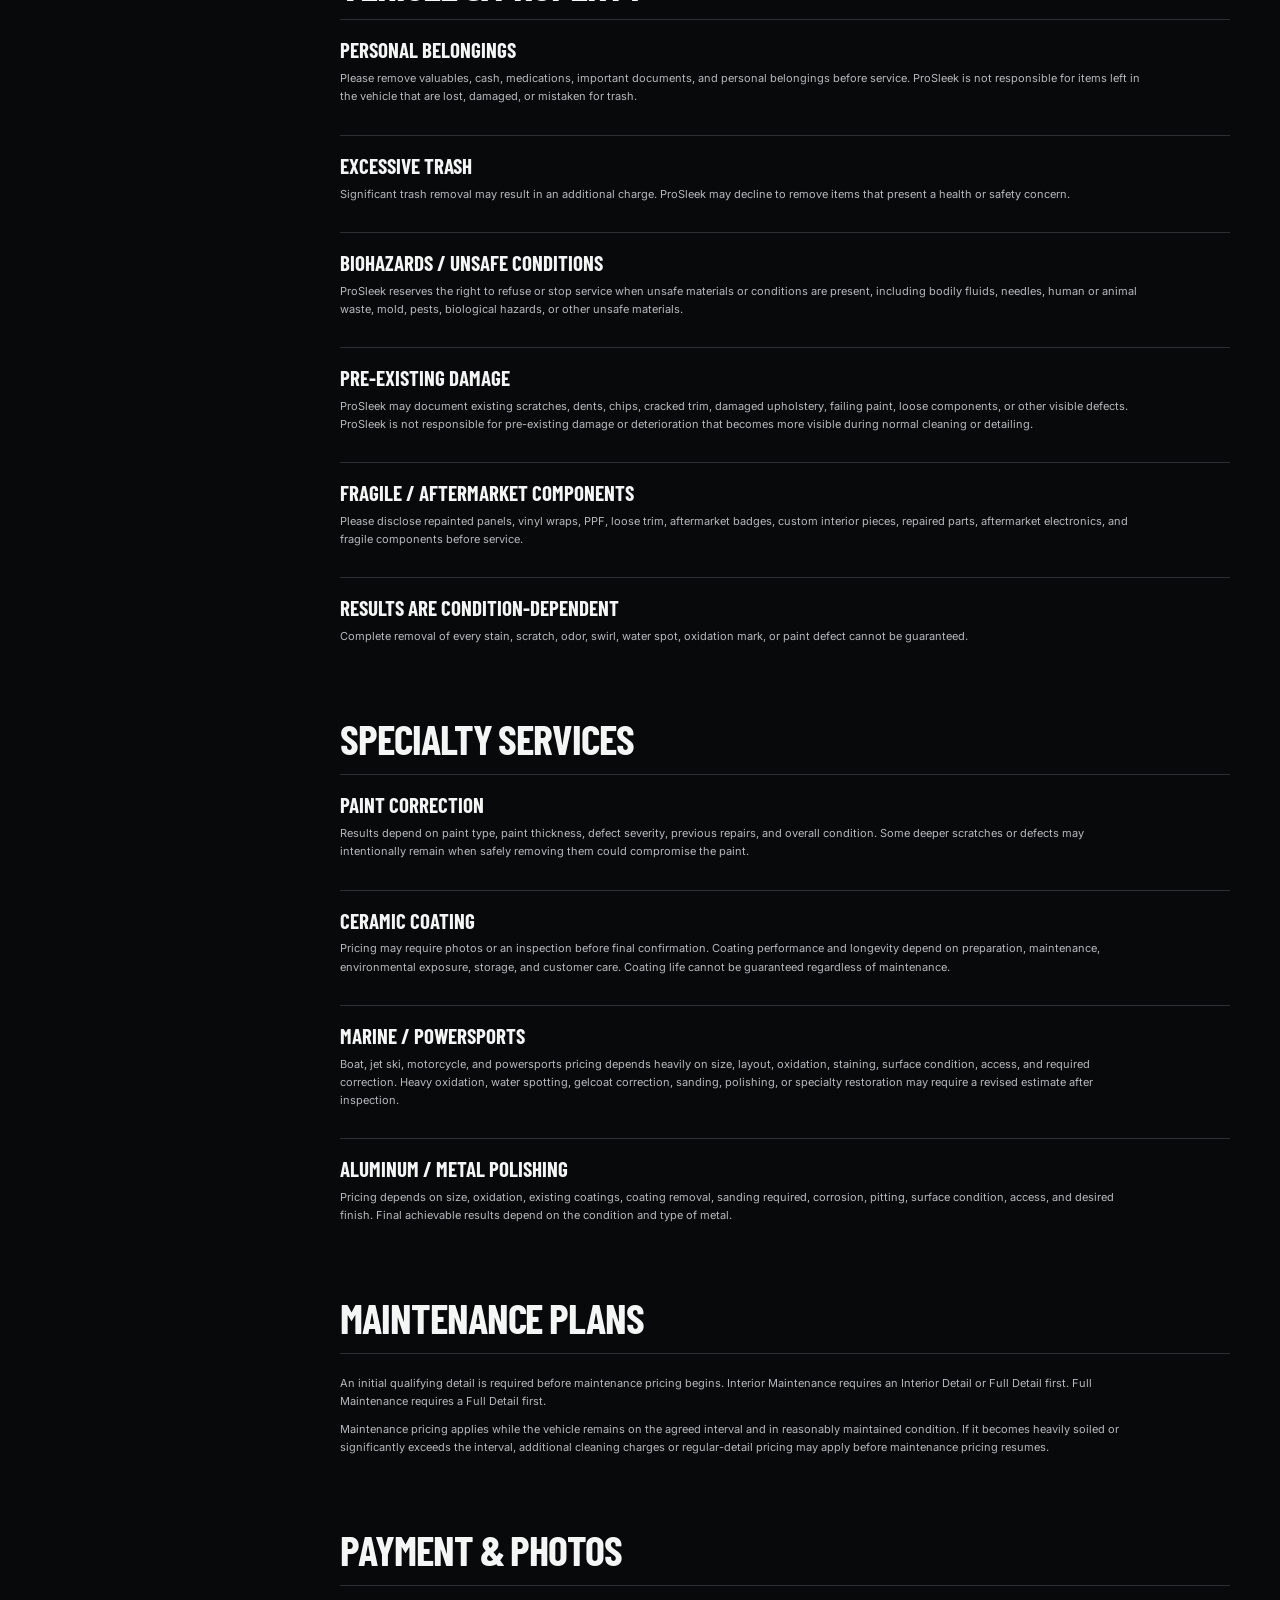
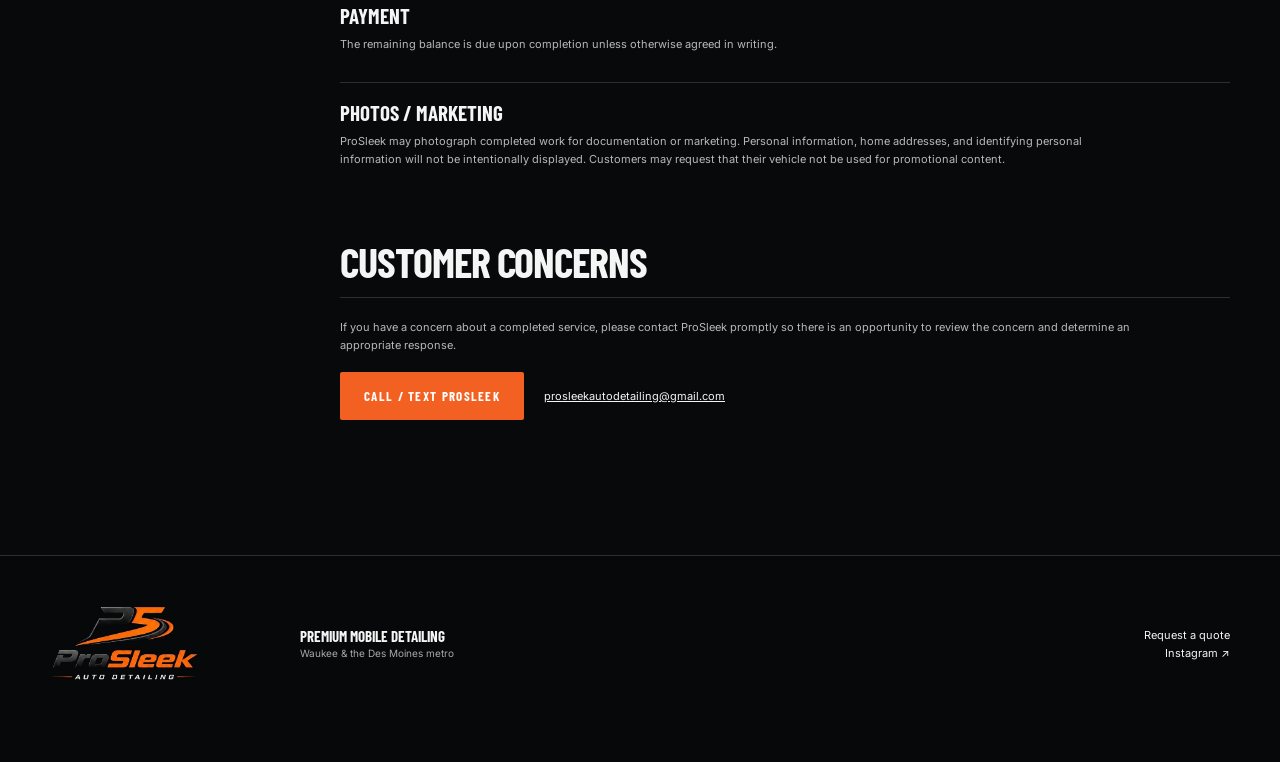
<file: policies.html>
<!doctype html><html lang="en"><head><meta charset="utf-8"><meta name="viewport" content="width=device-width,initial-scale=1,viewport-fit=cover"><title>Service Policies | ProSleek Auto Detailing</title><meta name="description" content="Customer-friendly service policies for ProSleek Auto Detailing appointments."><meta name="theme-color" content="#08090a"><link rel="preconnect" href="https://fonts.googleapis.com"><link rel="preconnect" href="https://fonts.gstatic.com" crossorigin><link href="https://fonts.googleapis.com/css2?family=Barlow+Condensed:wght@500;600;700;800;900&family=Inter:wght@400;500;600&display=swap" rel="stylesheet"><link rel="stylesheet" href="styles.css"></head><body class="policy-page"><header class="header scrolled"><a class="brand" href="index.html"><img src="assets/prosleek-logo-transparent.png" alt="ProSleek Auto Detailing"></a><nav class="desktop"><a href="index.html#services">Services</a><a href="index.html#work">Our work</a><a href="index.html#reviews">Reviews</a></nav><a class="button header-cta" href="index.html#quote">Get a quote</a></header><main><section class="policy-hero"><div class="shell"><p class="eyebrow"><i></i>Clear expectations</p><h1>Service Policies</h1><p>A straightforward guide to appointments, pricing, mobile-service requirements, specialty work, and customer care.</p><a href="index.html">← Back to website</a></div></section><section class="policy-content shell"><aside><strong>On this page</strong><nav><a href="#appointments">Appointments</a><a href="#pricing">Pricing</a><a href="#mobile">Mobile service</a><a href="#vehicle">Vehicle condition</a><a href="#specialty-policy">Specialty services</a><a href="#maintenance-policy">Maintenance plans</a><a href="#payment">Payment & photos</a><a href="#concerns">Customer concerns</a></nav></aside><div class="policy-sections">
<section id="appointments"><h2>Appointments</h2><article><h3>Deposits</h3><p>Standard detailing appointments may require a $50 deposit to reserve the appointment. Large, specialty, marine, coating, correction, fleet, or high-value jobs may require a larger custom deposit agreed upon before booking.</p><p>Deposits are applied toward the final service balance. An appointment may not be considered fully reserved until any required deposit is received.</p></article><article><h3>Cancellations / Rescheduling</h3><p>Please cancel or reschedule at least 24 hours before the scheduled appointment. Late cancellations or rescheduling may result in forfeiture of the deposit. Weather-related rescheduling initiated by ProSleek transfers the deposit to the new appointment.</p></article><article><h3>No-Shows</h3><p>If the customer is unavailable or the vehicle cannot be accessed at the scheduled appointment time, the appointment may be treated as a no-show and the deposit may be forfeited. A new deposit may be required to reschedule.</p></article></section>
<section id="pricing"><h2>Pricing</h2><article><h3>Final Pricing</h3><p>Website prices are starting prices. Final pricing may vary based on vehicle size, condition, excessive pet hair, heavy stains, excessive trash, sand, mud, severe buildup, oversized or lifted vehicles, additional labor, and specialty correction or restoration requirements.</p><p>Any adjustment will be discussed and agreed upon before work begins.</p></article></section>
<section id="mobile"><h2>Mobile Service</h2><article><h3>Location Requirements</h3><p>The customer must provide a safe and legal location with enough space to perform the requested service. Access to water and electricity may be required depending on the service and mobile setup. Requirements will be confirmed before the appointment.</p></article><article><h3>Weather</h3><p>Rain, storms, extreme temperatures, or unsafe weather conditions may require rescheduling. Weather-related rescheduling initiated by ProSleek will not cause the customer to lose their deposit; it transfers to the new appointment.</p></article></section>
<section id="vehicle"><h2>Vehicle & Property</h2><article><h3>Personal Belongings</h3><p>Please remove valuables, cash, medications, important documents, and personal belongings before service. ProSleek is not responsible for items left in the vehicle that are lost, damaged, or mistaken for trash.</p></article><article><h3>Excessive Trash</h3><p>Significant trash removal may result in an additional charge. ProSleek may decline to remove items that present a health or safety concern.</p></article><article><h3>Biohazards / Unsafe Conditions</h3><p>ProSleek reserves the right to refuse or stop service when unsafe materials or conditions are present, including bodily fluids, needles, human or animal waste, mold, pests, biological hazards, or other unsafe materials.</p></article><article><h3>Pre-Existing Damage</h3><p>ProSleek may document existing scratches, dents, chips, cracked trim, damaged upholstery, failing paint, loose components, or other visible defects. ProSleek is not responsible for pre-existing damage or deterioration that becomes more visible during normal cleaning or detailing.</p></article><article><h3>Fragile / Aftermarket Components</h3><p>Please disclose repainted panels, vinyl wraps, PPF, loose trim, aftermarket badges, custom interior pieces, repaired parts, aftermarket electronics, and fragile components before service.</p></article><article><h3>Results Are Condition-Dependent</h3><p>Complete removal of every stain, scratch, odor, swirl, water spot, oxidation mark, or paint defect cannot be guaranteed.</p></article></section>
<section id="specialty-policy"><h2>Specialty Services</h2><article><h3>Paint Correction</h3><p>Results depend on paint type, paint thickness, defect severity, previous repairs, and overall condition. Some deeper scratches or defects may intentionally remain when safely removing them could compromise the paint.</p></article><article><h3>Ceramic Coating</h3><p>Pricing may require photos or an inspection before final confirmation. Coating performance and longevity depend on preparation, maintenance, environmental exposure, storage, and customer care. Coating life cannot be guaranteed regardless of maintenance.</p></article><article><h3>Marine / Powersports</h3><p>Boat, jet ski, motorcycle, and powersports pricing depends heavily on size, layout, oxidation, staining, surface condition, access, and required correction. Heavy oxidation, water spotting, gelcoat correction, sanding, polishing, or specialty restoration may require a revised estimate after inspection.</p></article><article><h3>Aluminum / Metal Polishing</h3><p>Pricing depends on size, oxidation, existing coatings, coating removal, sanding required, corrosion, pitting, surface condition, access, and desired finish. Final achievable results depend on the condition and type of metal.</p></article></section>
<section id="maintenance-policy"><h2>Maintenance Plans</h2><article><p>An initial qualifying detail is required before maintenance pricing begins. Interior Maintenance requires an Interior Detail or Full Detail first. Full Maintenance requires a Full Detail first.</p><p>Maintenance pricing applies while the vehicle remains on the agreed interval and in reasonably maintained condition. If it becomes heavily soiled or significantly exceeds the interval, additional cleaning charges or regular-detail pricing may apply before maintenance pricing resumes.</p></article></section>
<section id="payment"><h2>Payment & Photos</h2><article><h3>Payment</h3><p>The remaining balance is due upon completion unless otherwise agreed in writing.</p></article><article><h3>Photos / Marketing</h3><p>ProSleek may photograph completed work for documentation or marketing. Personal information, home addresses, and identifying personal information will not be intentionally displayed. Customers may request that their vehicle not be used for promotional content.</p></article></section>
<section id="concerns"><h2>Customer Concerns</h2><article><p>If you have a concern about a completed service, please contact ProSleek promptly so there is an opportunity to review the concern and determine an appropriate response.</p><div class="policy-contact"><a class="button" href="tel:5158659759">Call / text ProSleek</a><a href="mailto:prosleekautodetailing@gmail.com">prosleekautodetailing@gmail.com</a></div></article></section>
</div></section></main><footer><div class="shell footer-main"><a class="footer-brand" href="index.html"><img src="assets/prosleek-logo-transparent.png" alt="ProSleek Auto Detailing"></a><div><strong>Premium mobile detailing</strong><span>Waukee & the Des Moines metro</span></div><div><a href="index.html#quote">Request a quote</a><a href="https://www.instagram.com/prosleekdetail?igsh=cjNlMzR1OHV6Njdq&utm_source=qr" target="_blank" rel="noreferrer">Instagram ↗</a></div></div></footer><script>document.querySelectorAll('a[href^="#"]').forEach(a=>a.addEventListener('click',e=>{}));</script></body></html>
</file>
<file: styles.css>
:root{--bg:#08090a;--surface:#111315;--surface2:#181b1e;--line:#2c3033;--text:#f4f5f5;--muted:#a5aaad;--orange:#f26022;--cond:'Barlow Condensed',sans-serif;--body:'Inter',sans-serif}*{box-sizing:border-box}html{margin:0;padding:0;background:var(--bg);scroll-behavior:smooth;scroll-padding-top:76px}body{margin:0;padding:0;background:var(--bg);color:var(--text);font:400 15px/1.65 var(--body);overflow-x:hidden}body.menu-open{overflow:hidden}img{display:block;max-width:100%}a{color:inherit}.shell{width:min(1180px,calc(100% - 40px));margin:auto}.section{padding:96px 0}.skip{position:fixed;top:-60px;left:15px;z-index:999;background:#fff;color:#000;padding:10px}.skip:focus{top:15px}.header{position:fixed;z-index:100;top:0;right:0;left:0;margin:0;padding:0 32px;height:76px;display:grid;grid-template-columns:180px 1fr auto;align-items:center;border:0;border-bottom:1px solid transparent;background:linear-gradient(rgba(8,9,10,.82),transparent);transition:.2s}.header.scrolled,.header.open{background:rgba(8,9,10,.98);backdrop-filter:blur(18px);border-bottom-color:var(--line)}.brand{width:140px;height:68px;display:flex;align-items:center}.brand img{width:100%;height:100%;object-fit:contain}.desktop{display:flex;justify-content:center;gap:27px}.desktop a,.mobile-menu a{text-decoration:none;text-transform:uppercase;letter-spacing:.1em;color:#d0d3d4;font:600 11px var(--body)}.button{display:inline-flex;min-height:48px;padding:0 24px;border:0;border-radius:2px;background:var(--orange);color:#fff;align-items:center;justify-content:center;text-decoration:none;text-transform:uppercase;letter-spacing:.1em;font:700 13px var(--cond);cursor:pointer}.button:hover{filter:brightness(1.12)}.header-cta{min-height:40px}.menu-button,.mobile-menu{display:none}.eyebrow{display:flex;align-items:center;gap:11px;margin:0 0 17px;color:#c7cacc;text-transform:uppercase;letter-spacing:.17em;font:600 10px var(--body)}.eyebrow i{width:30px;height:2px;background:var(--orange)}h1,h2,h3,h4,p{margin-top:0}h1,h2,h3,h4{font-family:var(--cond);text-transform:uppercase;line-height:.95}h1{font-size:clamp(66px,9vw,126px);letter-spacing:-.035em}h2{margin:0;font-size:clamp(46px,5.6vw,76px);letter-spacing:-.025em}h1 em,h2 em{font-style:normal;color:transparent;-webkit-text-stroke:1px #ffffffbd}.hero{position:relative;height:max(680px,100svh);min-height:680px;display:flex;align-items:flex-end;overflow:hidden}.hero-photo,.hero-overlay{position:absolute;inset:0}.hero-photo{background:url('assets/gt3rs-hero.jpg') center 46%/cover no-repeat;transform:scale(1.01)}.hero-overlay{background:linear-gradient(90deg,rgba(5,6,7,.98),rgba(5,6,7,.64) 46%,rgba(5,6,7,.12) 76%),linear-gradient(0deg,#08090a 0,transparent 40%,rgba(8,9,10,.35))}.hero-copy{position:relative;z-index:2;padding-bottom:90px}.hero h1{max-width:900px;margin:0 0 22px}.hero-copy>p:not(.eyebrow){max-width:620px;margin-bottom:30px;color:#d0d3d5;font-size:17px}.actions{display:flex;align-items:center;gap:28px}.text-link{text-decoration:none;text-transform:uppercase;letter-spacing:.1em;font:700 13px var(--cond)}.text-link b{color:var(--orange);margin-left:7px}.trust{border-block:1px solid var(--line);background:#0e1012}.trust-grid{display:grid;grid-template-columns:repeat(4,1fr)}.trust-grid>div,.trust-grid>a{display:flex;flex-direction:column;padding:23px 20px;border-right:1px solid var(--line);text-decoration:none}.trust strong{font:700 16px var(--cond);text-transform:uppercase;letter-spacing:.05em}.trust span{color:var(--muted);font-size:10px}.heading{display:grid;grid-template-columns:1fr 360px;align-items:end;gap:70px;margin-bottom:38px}.heading>p{margin:0;color:var(--muted)}.services,.reviews,.faq{background:var(--surface)}.price-notice{margin-bottom:22px;padding:17px 20px;border-left:3px solid var(--orange);background:var(--surface2);color:#c0c4c6;font-size:11px}.service-cards{display:grid;gap:9px}.service-card{border:1px solid var(--line);background:#0d0f11}.service-card[open]{background:#141719;border-color:#414649}.service-card summary{display:grid;grid-template-columns:32px 1fr 120px 120px;align-items:center;gap:20px;min-height:104px;padding:20px;cursor:pointer;list-style:none}.service-card summary::-webkit-details-marker{display:none}.service-card summary>span{align-self:start;padding-top:6px;color:var(--orange);font-size:9px}.service-card summary h3{margin:0 0 6px;font-size:29px}.service-card summary p{max-width:670px;margin:0;color:var(--muted);font-size:11px}.service-card summary>b{display:flex;flex-direction:column;align-items:flex-end;font:700 25px var(--cond)}.service-card summary>b small{color:var(--muted);text-transform:uppercase;letter-spacing:.12em;font:500 8px var(--body)}.service-card summary>em{display:flex;align-items:center;justify-content:flex-end;gap:9px;color:#c3c7c9;text-transform:uppercase;letter-spacing:.1em;font:normal 600 8px var(--body)}.service-card summary>em:after{content:'+';display:grid;width:26px;height:26px;border:1px solid #42474a;color:var(--orange);place-items:center;font-size:16px}.service-card[open] summary>em:after{content:'−'}.service-body{display:grid;grid-template-columns:.8fr 1.2fr;gap:42px;padding:0 20px 25px 72px;border-top:1px solid var(--line)}.service-body h4{margin:20px 0 12px;color:#cbd0d2;letter-spacing:.12em;font:600 9px var(--body)}dl{margin:0}.price-table dl>div,.frequency dl>div{display:flex;justify-content:space-between;gap:18px;padding:7px 0;border-bottom:1px solid #292d30}.price-table dt,.frequency dt{color:var(--muted);font-size:10px}.price-table dd,.frequency dd{margin:0;font:700 14px var(--cond)}.includes ul,.plan details ul{display:grid;grid-template-columns:repeat(2,1fr);gap:4px 20px;margin:0;padding:0;list-style:none}.includes li,.plan details li{position:relative;padding-left:12px;color:#bdc1c3;font-size:10px}.includes li:before,.plan details li:before{content:'';position:absolute;top:.72em;left:0;width:4px;height:4px;background:var(--orange)}.note{padding:12px 14px;border:1px solid #393e41;background:#1b1e21;color:#c0c4c6;font-size:9px}.service-quote{grid-column:1/-1;justify-self:start;min-height:38px;font-size:10px}.maintenance{background:#0c0e10}.plan-grid{display:grid;grid-template-columns:1fr 1fr;gap:14px}.plan{padding:30px;border:1px solid var(--line);background:var(--surface)}.plan.featured{border-top:3px solid var(--orange)}.plan-head h3{margin:0 0 10px;font-size:33px}.plan-head p{min-height:48px;color:var(--muted);font-size:11px}.plan-head>span{color:var(--orange);text-transform:uppercase;letter-spacing:.12em;font-size:8px}.frequency{margin-top:18px}.frequency h4{margin-bottom:4px;color:var(--orange);letter-spacing:.1em;font-size:13px}.plan details{margin:22px 0 16px;border-block:1px solid var(--line)}.plan details summary{padding:14px 0;cursor:pointer;text-transform:uppercase;letter-spacing:.1em;font:600 9px var(--body)}.plan details p{color:var(--muted);font-size:10px}.plan details ul{padding-bottom:15px}.plan .note{min-height:55px}.plan>.button{width:100%;margin-top:8px}.maintenance-steps{margin-top:16px;padding:25px;border:1px solid var(--line);background:#111416}.maintenance-steps h3{font-size:25px}.maintenance-steps ol{display:grid;grid-template-columns:repeat(4,1fr);gap:22px;padding:0;list-style:none}.maintenance-steps li{color:#c4c8ca;font-size:10px}.maintenance-steps li b{display:block;margin-bottom:8px;color:var(--orange)}.maintenance-steps>p{margin:20px 0 0;padding-top:16px;border-top:1px solid var(--line);color:var(--muted);font-size:9px}.filter-bar{display:flex;gap:8px;margin-bottom:15px}.filter-bar button{padding:8px 15px;border:1px solid var(--line);border-radius:20px;background:transparent;color:#c5c9cb;text-transform:uppercase;letter-spacing:.08em;font:600 9px var(--body);cursor:pointer}.filter-bar button.active{border-color:var(--orange);background:var(--orange);color:#fff}.gallery{display:grid;grid-template-columns:1.1fr .9fr .9fr;grid-template-rows:340px 340px;gap:10px}.gallery-item{position:relative;margin:0;padding:0;border:0;background:#111;overflow:hidden;cursor:zoom-in}.gallery-item.tall{grid-row:1/3}.gallery-item[hidden]{display:none}.gallery-item img{width:100%;height:100%;object-fit:cover;filter:saturate(.87);transition:.4s}.gallery-item:hover img{transform:scale(1.02);filter:saturate(1)}.gallery-item span{position:absolute;inset:auto 0 0;display:flex;justify-content:space-between;align-items:end;padding:40px 14px 12px;background:linear-gradient(transparent,#000d);color:#fff;text-align:left;text-transform:uppercase;font:700 15px var(--cond)}.gallery-item b{font:500 8px var(--body);letter-spacing:.09em}.instagram{display:flex;justify-content:space-between;margin-top:14px;padding:17px 0;border-bottom:1px solid var(--line);color:var(--muted);text-decoration:none;text-transform:uppercase;letter-spacing:.1em;font-size:10px}.instagram span{color:var(--orange)}.correction{background:#0c0e10}.quote-services{display:grid;grid-template-columns:repeat(2,1fr);gap:10px}.quote-services article{position:relative;padding:27px;border:1px solid var(--line);background:var(--surface)}.quote-services h3{margin:0 0 10px;font-size:27px}.quote-services p{max-width:500px;color:var(--muted);font-size:11px}.quote-services strong{display:block;margin:22px 0 12px;color:var(--orange);text-transform:uppercase;font:700 19px var(--cond)}.quote-services .button{min-height:38px;font-size:10px}.specialty{background:var(--surface)}.specialty-grid{display:grid;grid-template-columns:repeat(3,1fr);gap:10px}.specialty-grid article{min-height:230px;border:1px solid var(--line);background:#0e1012;display:flex}.specialty-grid .with-photo{grid-column:span 2;display:grid;grid-template-columns:1fr 1fr}.specialty-grid img{width:100%;height:100%;object-fit:cover}.specialty-grid article>div{align-self:end;padding:25px}.specialty-grid h3{margin-bottom:9px;font-size:27px}.specialty-grid p{color:var(--muted);font-size:10px}.specialty-grid a{color:var(--orange);text-decoration:none;text-transform:uppercase;font:700 12px var(--cond)}.why-grid{display:grid;grid-template-columns:1fr 1fr;gap:80px;align-items:center}.why-photo{height:550px}.why-photo img{width:100%;height:100%;object-fit:cover}.why-grid>div:last-child>p:not(.eyebrow){margin:25px 0;color:var(--muted)}.why-grid ul{padding:0;list-style:none}.why-grid li{padding:10px 0;border-bottom:1px solid var(--line);text-transform:uppercase;font:700 14px var(--cond)}.review-heading{display:flex;justify-content:space-between;align-items:end;margin-bottom:35px}.rating{display:flex;flex-direction:column;align-items:flex-end}.rating span{color:var(--orange);letter-spacing:.13em}.rating strong{font:700 20px var(--cond);text-transform:uppercase}.rating small{color:var(--muted)}.review-grid{display:grid;grid-template-columns:repeat(3,1fr);gap:10px}.review-grid blockquote{margin:0;padding:25px;border:1px solid var(--line);background:#171a1c}.review-grid blockquote p{min-height:110px;font:500 18px/1.4 var(--cond)}.review-grid footer{display:flex;flex-direction:column;color:#fff;text-transform:uppercase;font:700 13px var(--cond)}.review-grid footer span{color:var(--muted);letter-spacing:.1em;font:500 8px var(--body)}.outline{margin-top:20px;border:1px solid var(--orange);background:transparent}.process{padding:42px 0;border-block:1px solid var(--line);background:#0c0e10}.process-grid{display:grid;grid-template-columns:repeat(3,1fr);gap:35px}.process-grid>div{display:grid;grid-template-columns:28px 1fr;column-gap:13px}.process span{grid-row:1/3;color:var(--orange);font-size:10px}.process h3{margin:0 0 5px;font-size:20px}.process p{margin:0;color:var(--muted);font-size:10px}.service-area{background:radial-gradient(circle at 20% 30%,#f2602217,transparent 32%),#0a0c0d}.area-grid{display:grid;grid-template-columns:1.2fr .8fr;gap:80px;align-items:center}.area-grid>div>p:last-child{color:var(--muted)}.area-grid ul{display:grid;grid-template-columns:1fr 1fr;gap:0;margin:0;padding:0;list-style:none}.area-grid li{padding:12px;border-bottom:1px solid var(--line);text-transform:uppercase;font:700 16px var(--cond)}.faq-list{display:grid;grid-template-columns:1fr 1fr;gap:8px}.faq-list details{border:1px solid var(--line);background:#171a1c}.faq-list summary{padding:17px 19px;cursor:pointer;text-transform:uppercase;font:700 16px var(--cond)}.faq-list p{padding:0 19px 17px;margin:0;color:var(--muted);font-size:10px}.quote{background:radial-gradient(circle at 12% 25%,#f2602218,transparent 30%),#090a0b}.quote-grid{display:grid;grid-template-columns:.85fr 1.15fr;gap:80px;align-items:start}.quote-grid>div>p:not(.eyebrow){color:var(--muted)}.contact{margin-top:30px}.contact a{display:flex;flex-direction:column;margin-bottom:16px;text-decoration:none}.contact small{color:var(--muted);text-transform:uppercase;letter-spacing:.12em;font-size:8px}.contact strong{font:700 18px var(--cond)}form{padding:30px;border:1px solid var(--line);background:var(--surface)}.form-row{display:grid;grid-template-columns:1fr 1fr;gap:14px}.form-row.three{grid-template-columns:.7fr 1fr 1fr}form label{display:flex;flex-direction:column;gap:6px;margin-bottom:14px;color:#c5c9cb;text-transform:uppercase;letter-spacing:.09em;font-size:8px;font-weight:600}input,select,textarea{width:100%;min-height:48px;padding:13px;border:1px solid #373c3f;border-radius:0;outline:0;background:#0a0c0d;color:#fff;font:400 14px var(--body)}textarea{resize:vertical}input:focus,select:focus,textarea:focus{border-color:var(--orange)}.form-disclaimer,.policy-ack{margin:0 0 10px;color:var(--muted);font-size:9px}.policy-ack a{color:#fff}.form-status{min-height:18px;margin:10px 0 0;color:var(--muted);font-size:10px}form>.button{width:100%}footer{padding:48px 0 78px;border-top:1px solid var(--line);background:#070809}.footer-main{display:grid;grid-template-columns:200px 1fr auto;align-items:center;gap:50px}.footer-brand{width:150px}.footer-main>div{display:flex;flex-direction:column}.footer-main strong{font:700 15px var(--cond);text-transform:uppercase}.footer-main span{color:var(--muted);font-size:10px}.footer-main a{text-decoration:none;font-size:11px}.footer-main>div:last-child{align-items:flex-end}.copyright{display:flex;justify-content:space-between;margin-top:30px;padding-top:16px;border-top:1px solid #1c1f21;color:#73787a;text-transform:uppercase;letter-spacing:.09em;font-size:8px}.mobile-cta{display:none}.lightbox{width:min(900px,94vw);max-height:92vh;padding:0;border:1px solid #43484b;background:#08090a;color:#fff}.lightbox::backdrop{background:#000e;backdrop-filter:blur(6px)}.lightbox img{width:100%;max-height:82vh;object-fit:contain}.lightbox p{margin:0;padding:12px 18px;text-transform:uppercase;font:700 15px var(--cond)}.lightbox button{position:absolute;top:8px;right:8px;width:40px;height:40px;border:1px solid #ffffff55;background:#08090acc;color:#fff;font-size:24px;cursor:pointer}.policy-page .header{background:#08090a}.policy-hero{padding:150px 0 65px;border-bottom:1px solid var(--line);background:radial-gradient(circle at 20% 20%,#f260221b,transparent 30%),#0b0d0e}.policy-hero h1{margin-bottom:20px;font-size:clamp(56px,8vw,100px)}.policy-hero>div>p:not(.eyebrow){max-width:680px;color:var(--muted)}.policy-hero a{color:var(--orange);text-decoration:none;text-transform:uppercase;font:700 12px var(--cond)}.policy-content{display:grid;grid-template-columns:220px 1fr;gap:70px;padding-block:70px}.policy-content aside{position:sticky;top:100px;height:fit-content}.policy-content aside strong{font:700 18px var(--cond);text-transform:uppercase}.policy-content aside nav{display:flex;flex-direction:column;margin-top:12px}.policy-content aside a{padding:7px 0;border-bottom:1px solid var(--line);color:var(--muted);text-decoration:none;font-size:10px}.policy-sections>section{padding:0 0 45px;scroll-margin-top:100px}.policy-sections h2{margin-bottom:15px;font-size:42px}.policy-sections article{padding:20px 0;border-top:1px solid var(--line)}.policy-sections h3{margin:0 0 9px;font-size:21px}.policy-sections p{max-width:800px;margin-bottom:9px;color:#b5b9bb;font-size:11px}.policy-contact{display:flex;align-items:center;gap:20px;margin-top:18px}.policy-contact a:last-child{font-size:11px}
@media(max-width:900px){html{scroll-padding-top:68px}body{padding-bottom:calc(58px + env(safe-area-inset-bottom))}.shell{width:min(680px,calc(100% - 30px))}.section{padding:72px 0}.header{height:68px;padding:0 15px;grid-template-columns:1fr auto;padding-top:env(safe-area-inset-top)}.brand{width:122px;height:60px}.desktop,.header-cta{display:none}.menu-button{display:flex;width:42px;height:42px;padding:11px 9px;border:1px solid var(--line);background:transparent;flex-direction:column;justify-content:center;gap:7px}.menu-button i{width:100%;height:1px;background:#fff}.header.open .menu-button i:first-child{transform:translateY(4px) rotate(45deg)}.header.open .menu-button i:last-child{transform:translateY(-4px) rotate(-45deg)}.mobile-menu{position:fixed;visibility:hidden;opacity:0;pointer-events:none;top:calc(68px + env(safe-area-inset-top));left:0;right:0;height:calc(100svh - 68px - env(safe-area-inset-top));padding:30px 18px;background:#08090a;display:flex;flex-direction:column;overflow:auto}.header.open .mobile-menu{visibility:visible;opacity:1;pointer-events:auto}.mobile-menu a{padding:12px;border-bottom:1px solid var(--line);font:700 27px var(--cond)}.hero{min-height:650px}.hero-photo{background-position:62% center}.hero-overlay{background:linear-gradient(0deg,#08090a,rgba(8,9,10,.9) 30%,rgba(8,9,10,.16) 76%,rgba(8,9,10,.5))}.hero-copy{padding-bottom:60px}.hero h1{font-size:clamp(56px,17vw,82px)}.hero-copy>p:not(.eyebrow){max-width:470px;font-size:13px}.trust-grid{grid-template-columns:1fr 1fr}.trust-grid>div,.trust-grid>a{padding:17px 12px}.heading{grid-template-columns:1fr;gap:20px;margin-bottom:28px}.service-card summary{grid-template-columns:24px 1fr 84px;gap:10px;min-height:120px;padding:15px 12px}.service-card summary h3{font-size:24px}.service-card summary p{font-size:9px}.service-card summary>b{font-size:20px}.service-card summary>em{grid-column:2/4;justify-content:flex-start}.service-card summary>em:after{order:-1}.service-body{grid-template-columns:1fr 1fr;gap:25px;padding:0 14px 20px 46px}.plan-grid{grid-template-columns:1fr}.plan-head p{min-height:0}.maintenance-steps ol{grid-template-columns:1fr 1fr}.gallery{grid-template-columns:1fr 1fr;grid-template-rows:420px repeat(2,240px)}.gallery-item.tall{grid-column:1/3;grid-row:auto}.quote-services{grid-template-columns:1fr 1fr}.specialty-grid{grid-template-columns:1fr 1fr}.specialty-grid .with-photo{grid-column:1/3}.why-grid,.area-grid,.quote-grid{grid-template-columns:1fr;gap:45px}.why-photo{height:480px}.review-grid{grid-template-columns:1fr 1fr}.review-grid blockquote p{min-height:100px}.faq-list{grid-template-columns:1fr}.footer-main{grid-template-columns:160px 1fr}.footer-main>div:last-child{grid-column:1/3;align-items:flex-start}.mobile-cta{position:fixed;z-index:90;right:0;bottom:0;left:0;height:calc(58px + env(safe-area-inset-bottom));padding-bottom:env(safe-area-inset-bottom);display:grid;grid-template-columns:1fr 1fr;border-top:1px solid var(--line);background:#101214}.mobile-cta a{display:flex;align-items:center;justify-content:center;text-decoration:none;text-transform:uppercase;letter-spacing:.1em;font:700 13px var(--cond)}.mobile-cta a:last-child{background:var(--orange)}.policy-content{grid-template-columns:1fr;gap:30px;padding-block:50px}.policy-content aside{position:static}.policy-content aside nav{display:grid;grid-template-columns:1fr 1fr}.policy-page body{padding-bottom:0}}
@media(max-width:560px){.shell{width:calc(100% - 24px)}.section{padding:58px 0}h2{font-size:43px}.hero{min-height:620px}.hero-copy{padding-bottom:48px}.actions{gap:18px}.actions .button{padding:0 18px}.trust strong{font-size:13px}.trust span{font-size:8px}.service-body{grid-template-columns:1fr;gap:0}.includes ul,.plan details ul{grid-template-columns:1fr}.plan{padding:22px 17px}.maintenance-steps{padding:20px 16px}.maintenance-steps ol{grid-template-columns:1fr}.filter-bar{overflow-x:auto;padding-bottom:4px}.filter-bar button{flex:0 0 auto}.gallery{grid-template-rows:360px repeat(2,190px);gap:7px}.gallery-item span{padding:35px 8px 8px;font-size:12px}.gallery-item b{display:none}.quote-services{grid-template-columns:1fr}.specialty-grid{grid-template-columns:1fr}.specialty-grid .with-photo{grid-column:auto;grid-template-columns:1fr}.specialty-grid .with-photo img{height:250px}.why-photo{height:420px}.review-heading{align-items:flex-start;flex-direction:column;gap:20px}.rating{align-items:flex-start}.review-grid{grid-template-columns:1fr}.review-grid blockquote p{min-height:0}.process-grid{grid-template-columns:1fr;gap:22px}.area-grid ul{grid-template-columns:1fr 1fr}.form-row,.form-row.three{grid-template-columns:1fr}.footer-main{grid-template-columns:1fr;gap:18px}.footer-main>div:last-child{grid-column:auto}.copyright{gap:15px}.copyright span:last-child{text-align:right}.policy-hero{padding-top:120px}.policy-content aside nav{grid-template-columns:1fr}.policy-contact{align-items:flex-start;flex-direction:column}}
@media(max-width:340px){.header{padding-inline:10px}.brand{width:108px}.hero h1{font-size:52px}.button{padding-inline:16px}.service-card summary{grid-template-columns:20px 1fr 70px}.service-card summary h3{font-size:21px}.service-card summary p{font-size:8px}.service-body{padding-left:40px}.gallery{grid-template-rows:320px repeat(2,165px)}.area-grid ul{grid-template-columns:1fr}}

/* Keep the fixed header and iPhone safe area on one continuous surface. */
.header,.header.scrolled,.header.open{top:0;border:0;background:var(--bg);box-shadow:none}
.gallery{grid-auto-rows:300px}
.review-actions{display:flex;flex-wrap:wrap;gap:10px}.review-actions .outline{margin-top:20px}
@media(max-width:900px){.header{height:calc(68px + env(safe-area-inset-top));padding-top:env(safe-area-inset-top)}.gallery{grid-auto-rows:240px}}
@media(max-width:560px){.gallery{grid-auto-rows:190px}.review-actions{align-items:stretch;flex-direction:column}.review-actions .button{width:100%;margin-top:0}.review-actions .button:first-child{margin-top:20px}}
@media(prefers-reduced-motion:reduce){html{scroll-behavior:auto}*,*:before,*:after{transition:none!important}}
</file>
